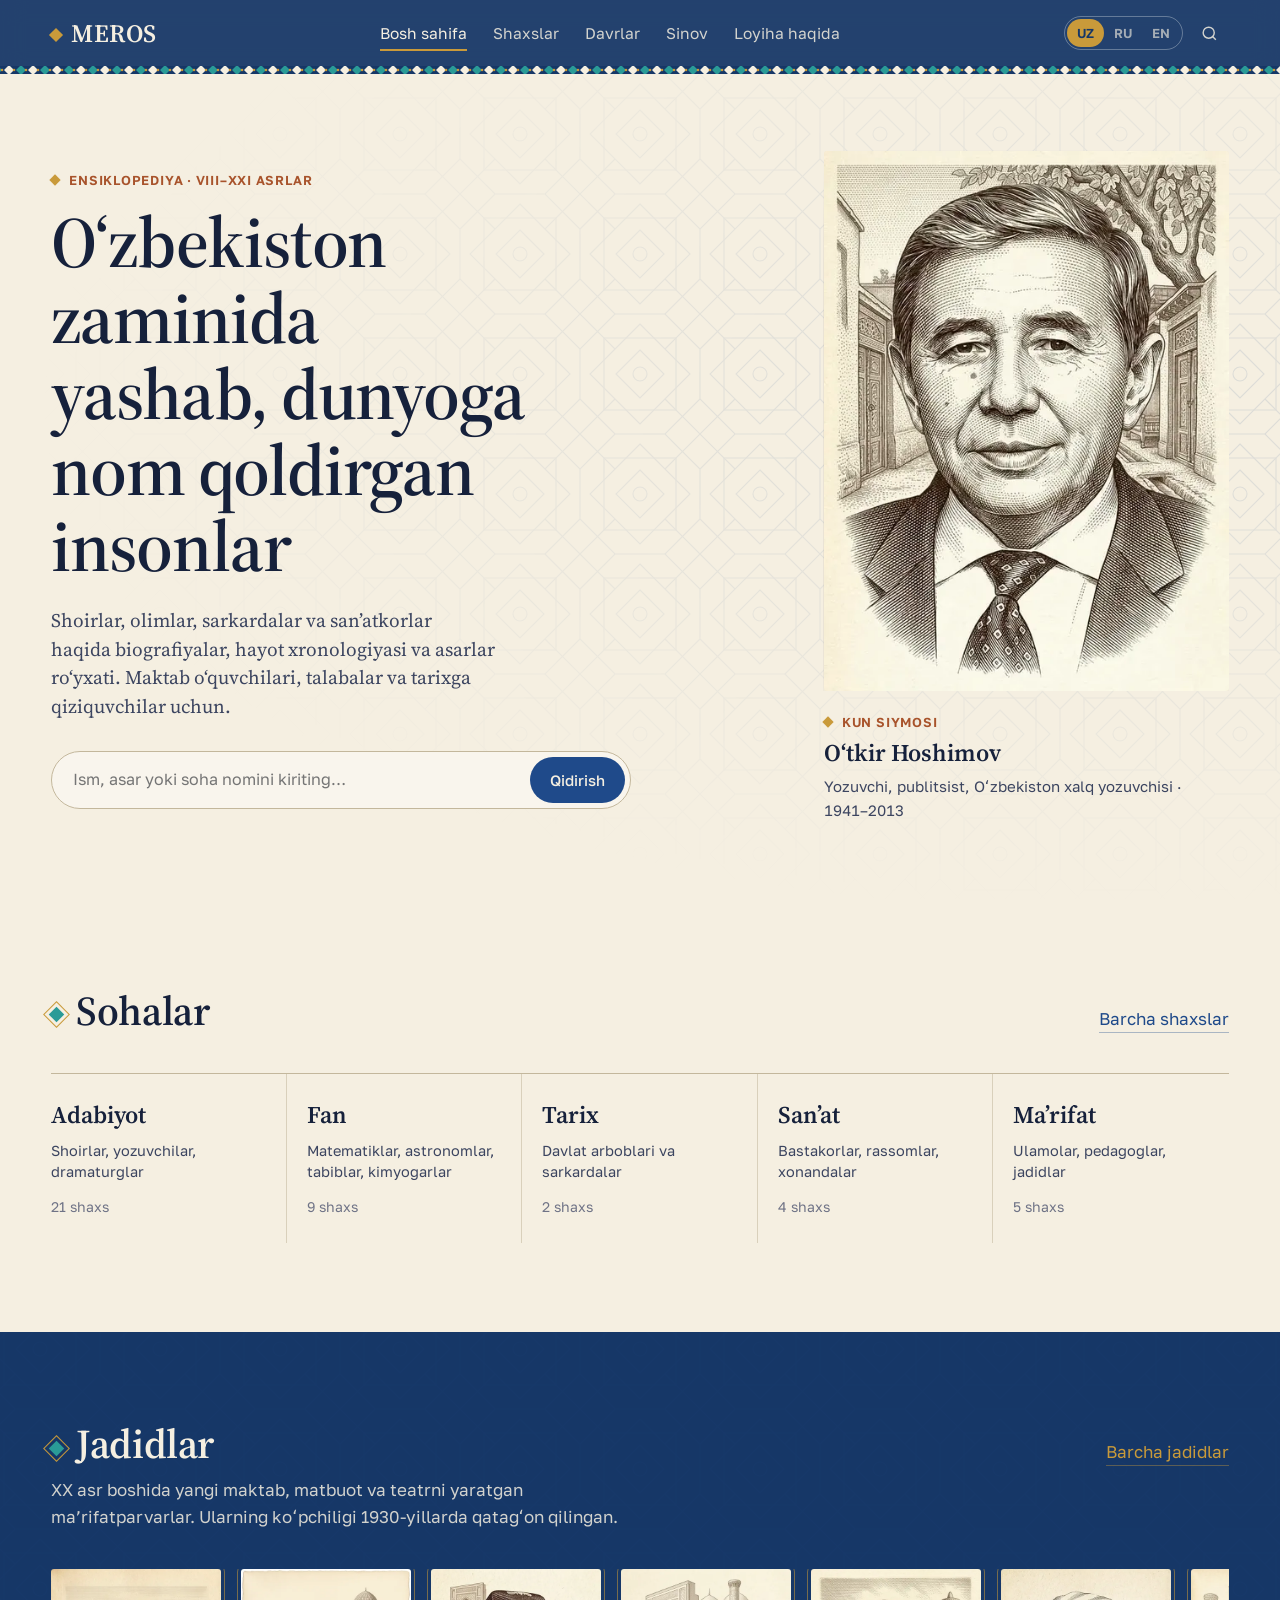
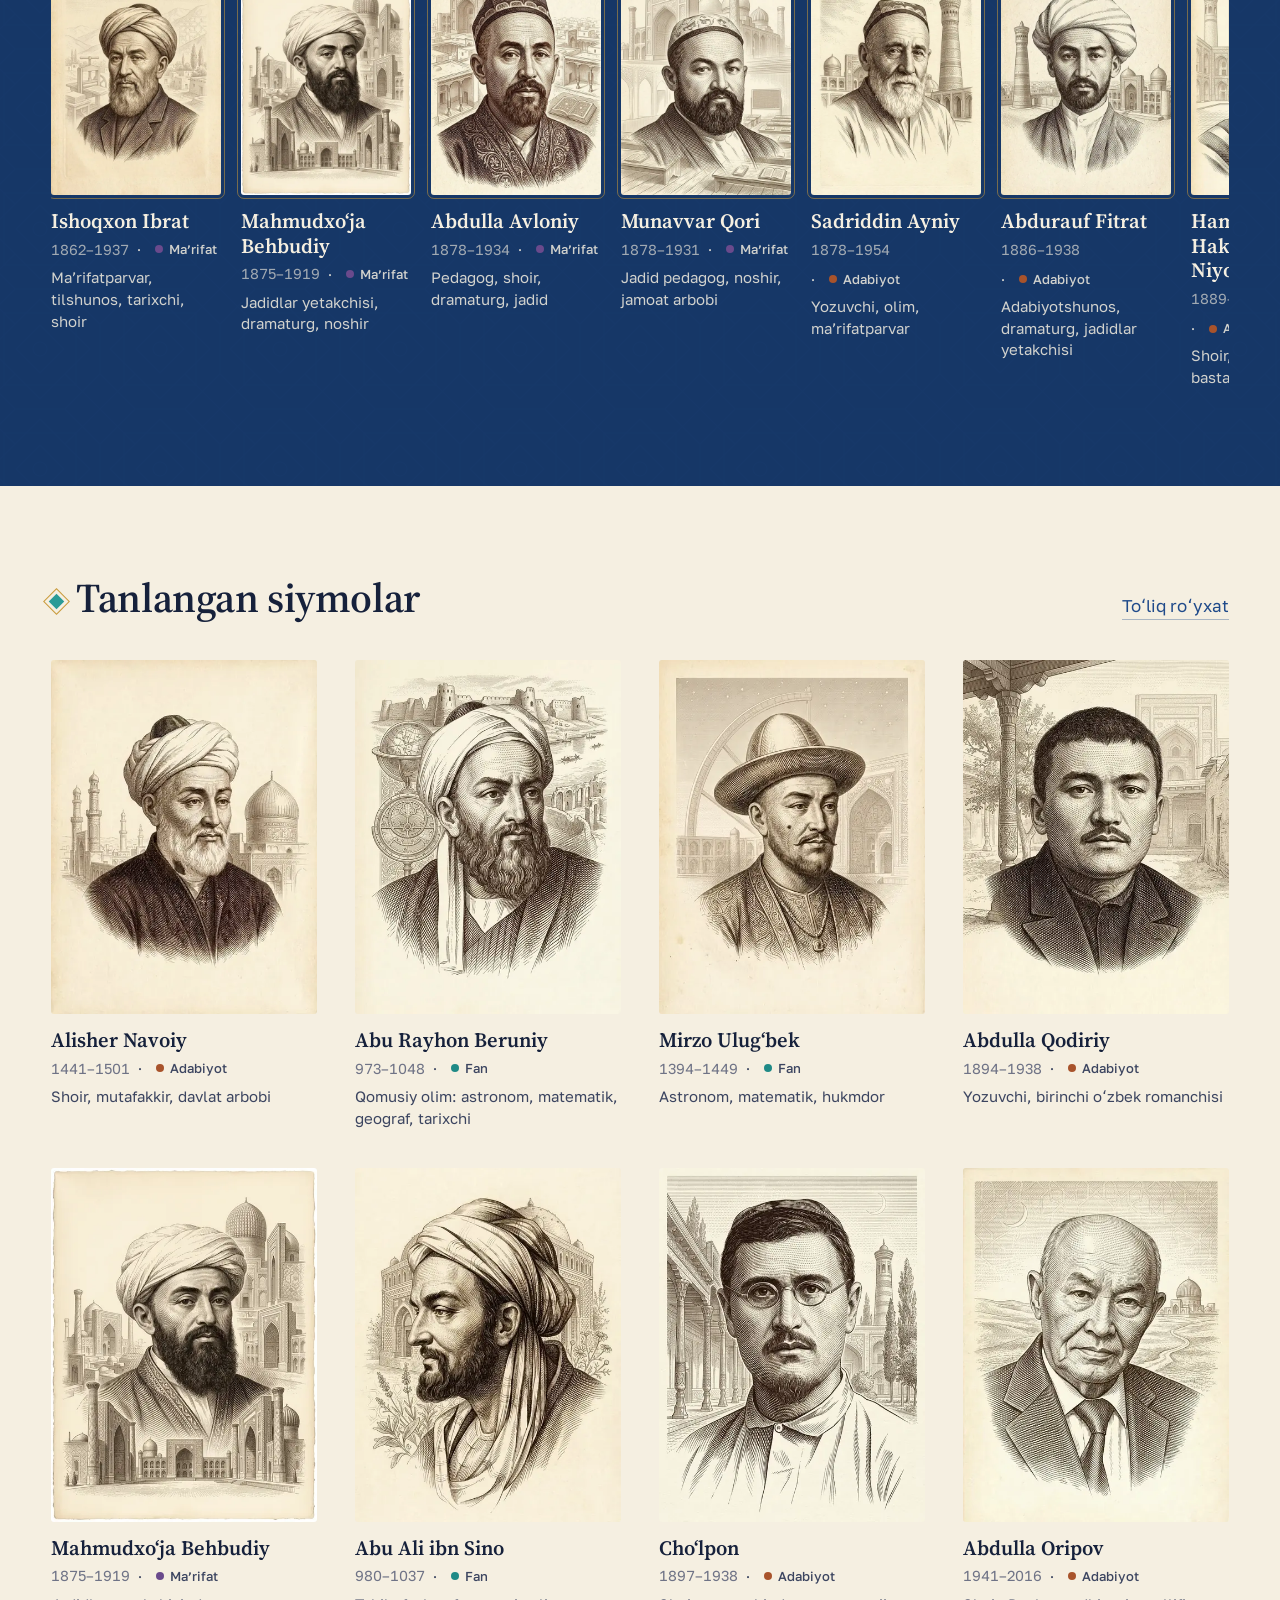
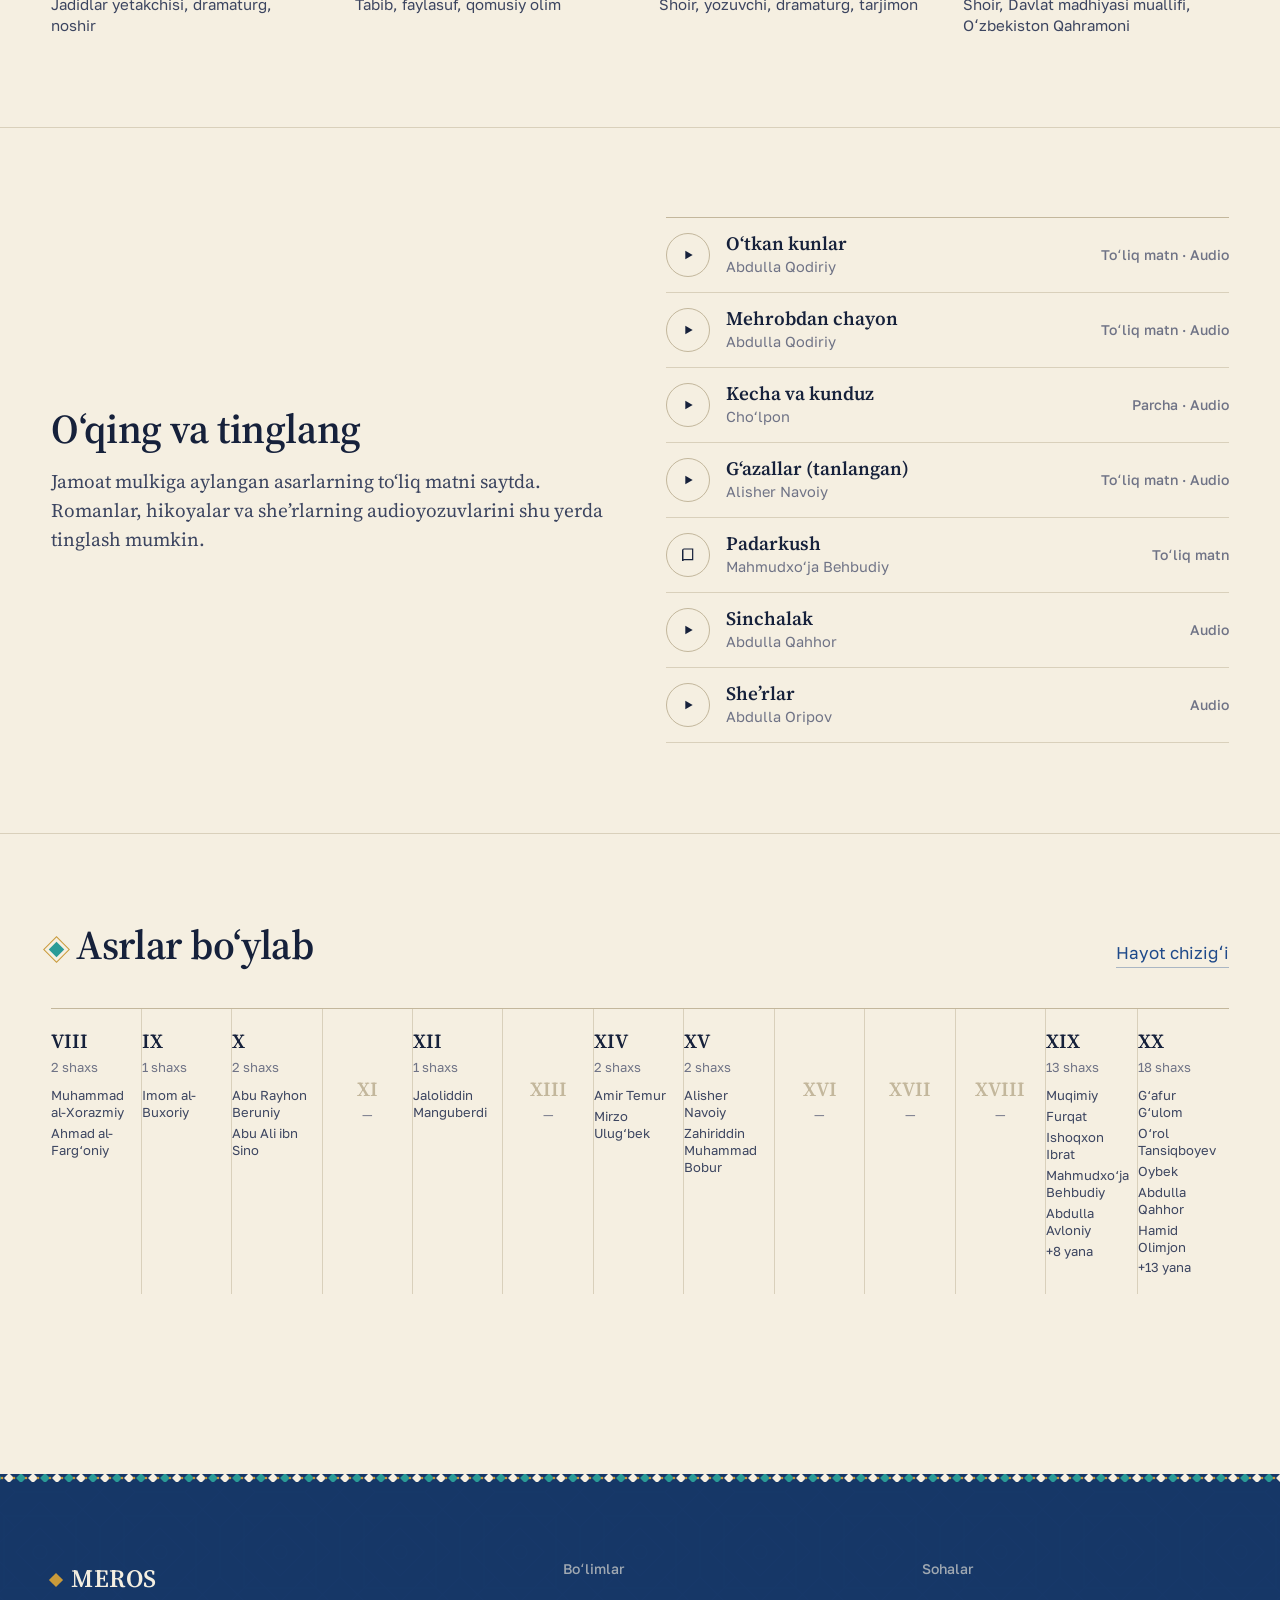
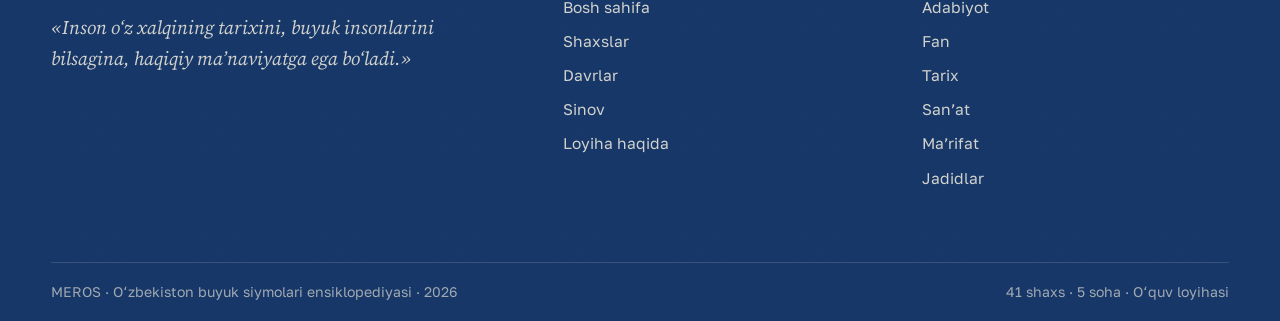
<file: index.html>
<!doctype html>
<html lang="uz">
<head>
  <meta charset="utf-8">
  <meta name="viewport" content="width=device-width, initial-scale=1">
  <link rel="preconnect" href="https://fonts.googleapis.com">
  <link rel="preconnect" href="https://fonts.gstatic.com" crossorigin>
  <link href="https://fonts.googleapis.com/css2?family=Source+Serif+4:ital,opsz,wght@0,8..60,400;0,8..60,600;1,8..60,400&family=Golos+Text:wght@400;500;600&display=swap" rel="stylesheet">
  <link rel="stylesheet" href="css/style.css">
  <link rel="icon" href="data:image/svg+xml,%3Csvg xmlns=%27http://www.w3.org/2000/svg%27 viewBox=%270 0 32 32%27%3E%3Crect width=%2732%27 height=%2732%27 rx=%276%27 fill=%27%23163767%27/%3E%3Ctext x=%2716%27 y=%2723%27 font-family=%27Georgia,serif%27 font-size=%2720%27 font-weight=%27700%27 fill=%27%23c99a3a%27 text-anchor=%27middle%27%3EM%3C/text%3E%3C/svg%3E">
  <script>document.documentElement.classList.add('js')</script>
  <title data-i18n="title.index">MEROS — Oʻzbekiston buyuk siymolari ensiklopediyasi</title>
  <meta name="description" content="Oʻzbekiston zaminida yashab, dunyoga nom qoldirgan shoirlar, olimlar va maʼrifatparvarlar haqida biografiyalar, asarlar va audiokitoblar.">
</head>
<body data-page="index">
  <header id="site-header"></header>
  <main>
    <section class="hero">
      <div class="wrap">
        <div class="load-in">
          <span class="label" data-i18n="home.kicker">Ensiklopediya · VIII–XXI asrlar</span>
          <h1 class="display" data-i18n="home.title">Oʻzbekiston zaminida yashab, dunyoga nom qoldirgan insonlar</h1>
          <p class="lede" data-i18n="home.lede"></p>
          <form class="hero-search" id="hero-form" role="search">
            <input type="search" data-i18n-ph="home.searchPh" placeholder="" aria-label="Qidiruv">
            <button type="submit" data-i18n="ui.search">Qidirish</button>
          </form>
        </div>
        <div class="hero-feature" id="feature"></div>
      </div>
    </section>
    <section class="section">
      <div class="wrap">
        <div class="section-head rv"><h2 class="h2" data-i18n="home.fields">Sohalar</h2><a class="link" href="shaxslar.html" data-i18n="home.all">Barcha shaxslar</a></div>
        <div class="fields rv" id="fields"></div>
      </div>
    </section>
    <section class="section jadid-band">
      <div class="wrap">
        <div class="section-head rv"><div><h2 class="h2" data-i18n="home.jadids">Jadidlar</h2><p data-i18n="home.jadidsText"></p></div><a class="link" href="shaxslar.html?soha=jadid" data-i18n="home.jadidsAll">Barcha jadidlar</a></div>
        <div class="jadid-strip rv" id="jadids"></div>
      </div>
    </section>
    <section class="section">
      <div class="wrap">
        <div class="section-head rv"><h2 class="h2" data-i18n="home.featured">Tanlangan siymolar</h2><a class="link" href="shaxslar.html" data-i18n="home.fullList">Toʻliq roʻyxat</a></div>
        <div class="grid g-4" id="featured"></div>
      </div>
    </section>
    <section class="section">
      <div class="wrap listen">
        <div class="rv"><h2 class="h2" data-i18n="home.listen">Oʻqing va tinglang</h2><p class="lede" style="margin-top:14px" data-i18n="home.listenText"></p></div>
        <div class="listen-list rv" id="listen"></div>
      </div>
    </section>
    <section class="section">
      <div class="wrap">
        <div class="section-head rv"><h2 class="h2" data-i18n="home.centuries">Asrlar boʻylab</h2><a class="link" href="davrlar.html" data-i18n="home.lifeline">Hayot chizigʻi</a></div>
        <div class="centuries rv" id="centuries"></div>
      </div>
    </section>
  </main>
  <footer id="site-footer"></footer>
  <script>
  (function () {
    var l = new URLSearchParams(location.search).get("lang");
    if (!l) { try { l = localStorage.getItem("meros-lang"); } catch (e) {} }
    var s = ["js/data.js", "js/i18n.js"];
    if (l === "ru") s.push("js/people-ru.js");
    if (l === "en") s.push("js/people-en.js");
    s.push("js/works.js");
    if (/(index|asar)\.html$|\/$/.test(location.pathname)) s.push("js/audio.js");
    s.push("js/app.js");
    s.forEach(function (src) { var e = document.createElement("script"); e.src = src; e.async = false; document.body.appendChild(e); });
  })();
  </script>
</body>
</html>
</file>
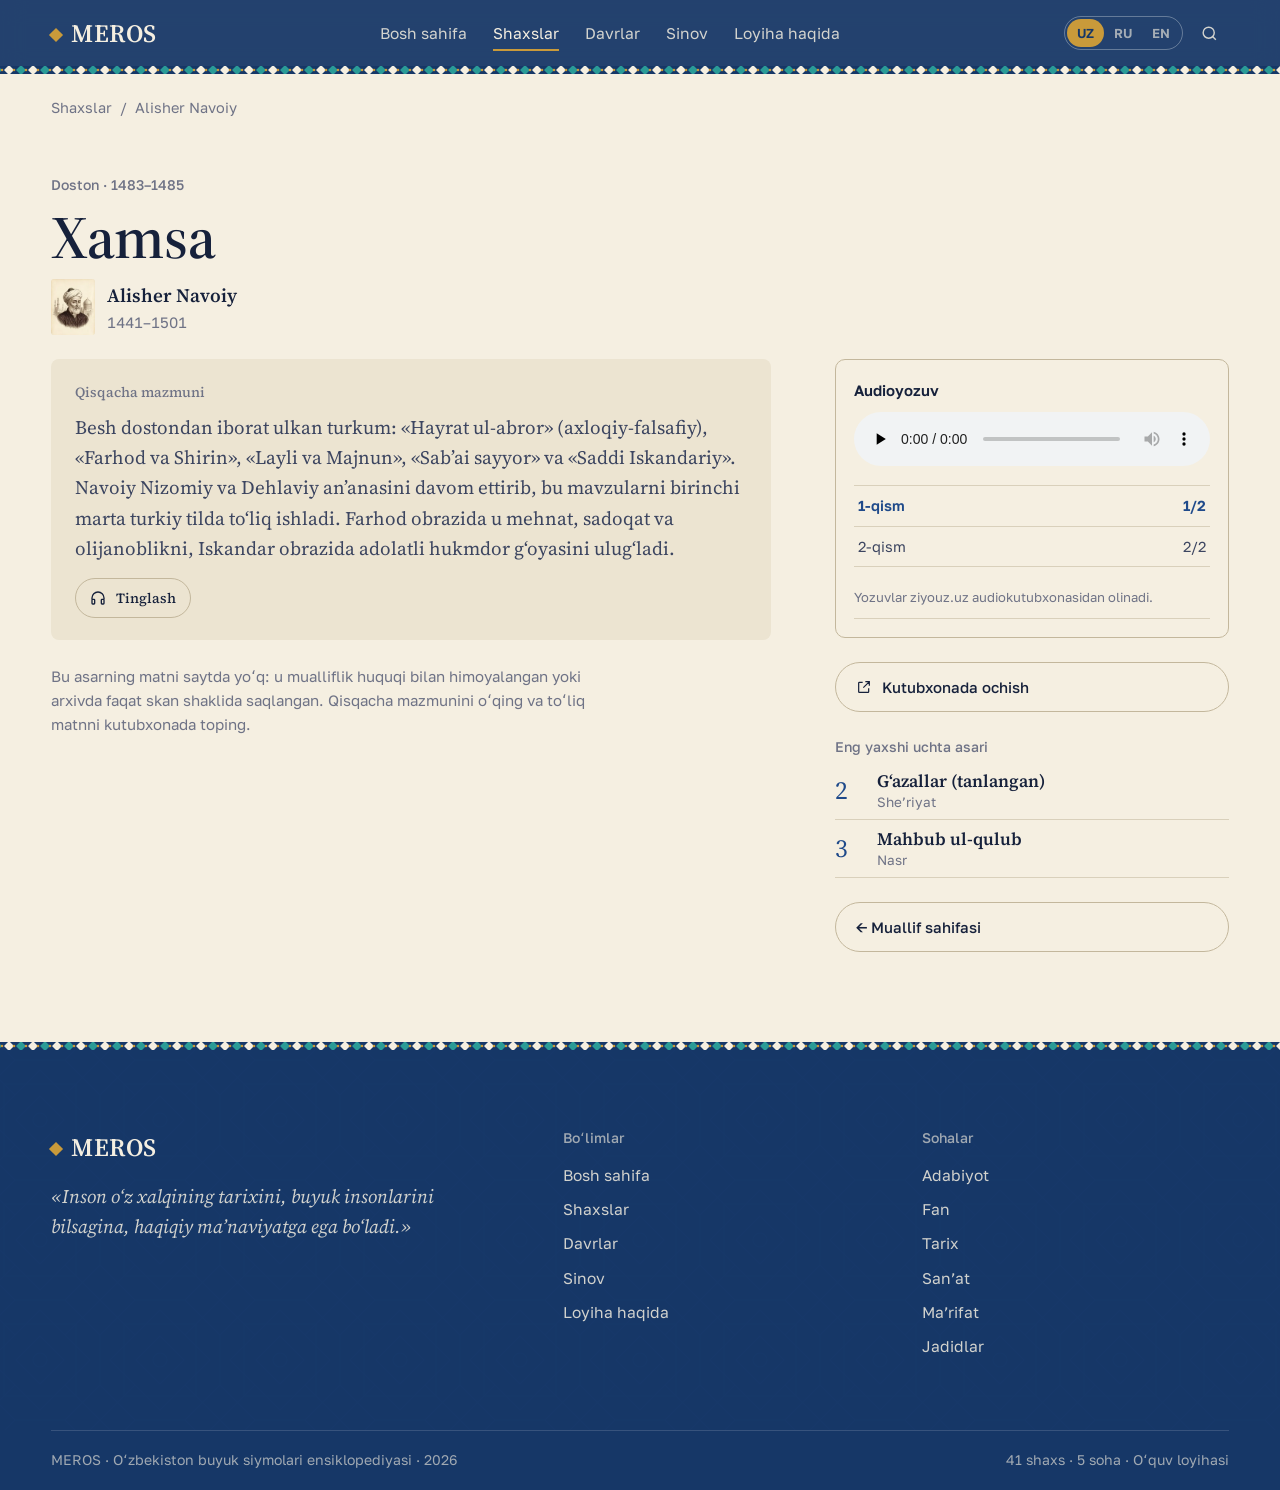
<file: asar.html>
<!doctype html>
<html lang="uz">
<head>
  <meta charset="utf-8">
  <meta name="viewport" content="width=device-width, initial-scale=1">
  <link rel="preconnect" href="https://fonts.googleapis.com">
  <link rel="preconnect" href="https://fonts.gstatic.com" crossorigin>
  <link href="https://fonts.googleapis.com/css2?family=Source+Serif+4:ital,opsz,wght@0,8..60,400;0,8..60,600;1,8..60,400&family=Golos+Text:wght@400;500;600&display=swap" rel="stylesheet">
  <link rel="stylesheet" href="css/style.css">
  <link rel="icon" href="data:image/svg+xml,%3Csvg xmlns=%27http://www.w3.org/2000/svg%27 viewBox=%270 0 32 32%27%3E%3Crect width=%2732%27 height=%2732%27 rx=%276%27 fill=%27%23163767%27/%3E%3Ctext x=%2716%27 y=%2723%27 font-family=%27Georgia,serif%27 font-size=%2720%27 font-weight=%27700%27 fill=%27%23c99a3a%27 text-anchor=%27middle%27%3EM%3C/text%3E%3C/svg%3E">
  <script>document.documentElement.classList.add('js')</script>
  <title data-i18n="title.shaxslar">MEROS</title>
  <meta name="description" content="">
</head>
<body data-page="asar">
  <header id="site-header"></header>
  <main>
    <div class="wrap">
      <nav class="crumbs" id="crumbs"></nav>
      <div class="reader-head load-in" id="reader-head"></div>
      <div class="reader-wrap">
        <div>
          <div class="reader-summary rv" id="reader-summary"></div>
          <div id="reader-body"></div>
        </div>
        <aside class="reader-side" id="reader-side"></aside>
      </div>
    </div>
  </main>
  <footer id="site-footer"></footer>
  <script>
  (function () {
    var l = new URLSearchParams(location.search).get("lang");
    if (!l) { try { l = localStorage.getItem("meros-lang"); } catch (e) {} }
    var s = ["js/data.js", "js/i18n.js"];
    if (l === "ru") s.push("js/people-ru.js");
    if (l === "en") s.push("js/people-en.js");
    s.push("js/works.js");
    if (/(index|asar)\.html$|\/$/.test(location.pathname)) s.push("js/audio.js");
    s.push("js/app.js");
    s.forEach(function (src) { var e = document.createElement("script"); e.src = src; e.async = false; document.body.appendChild(e); });
  })();
  </script>
</body>
</html>
</file>
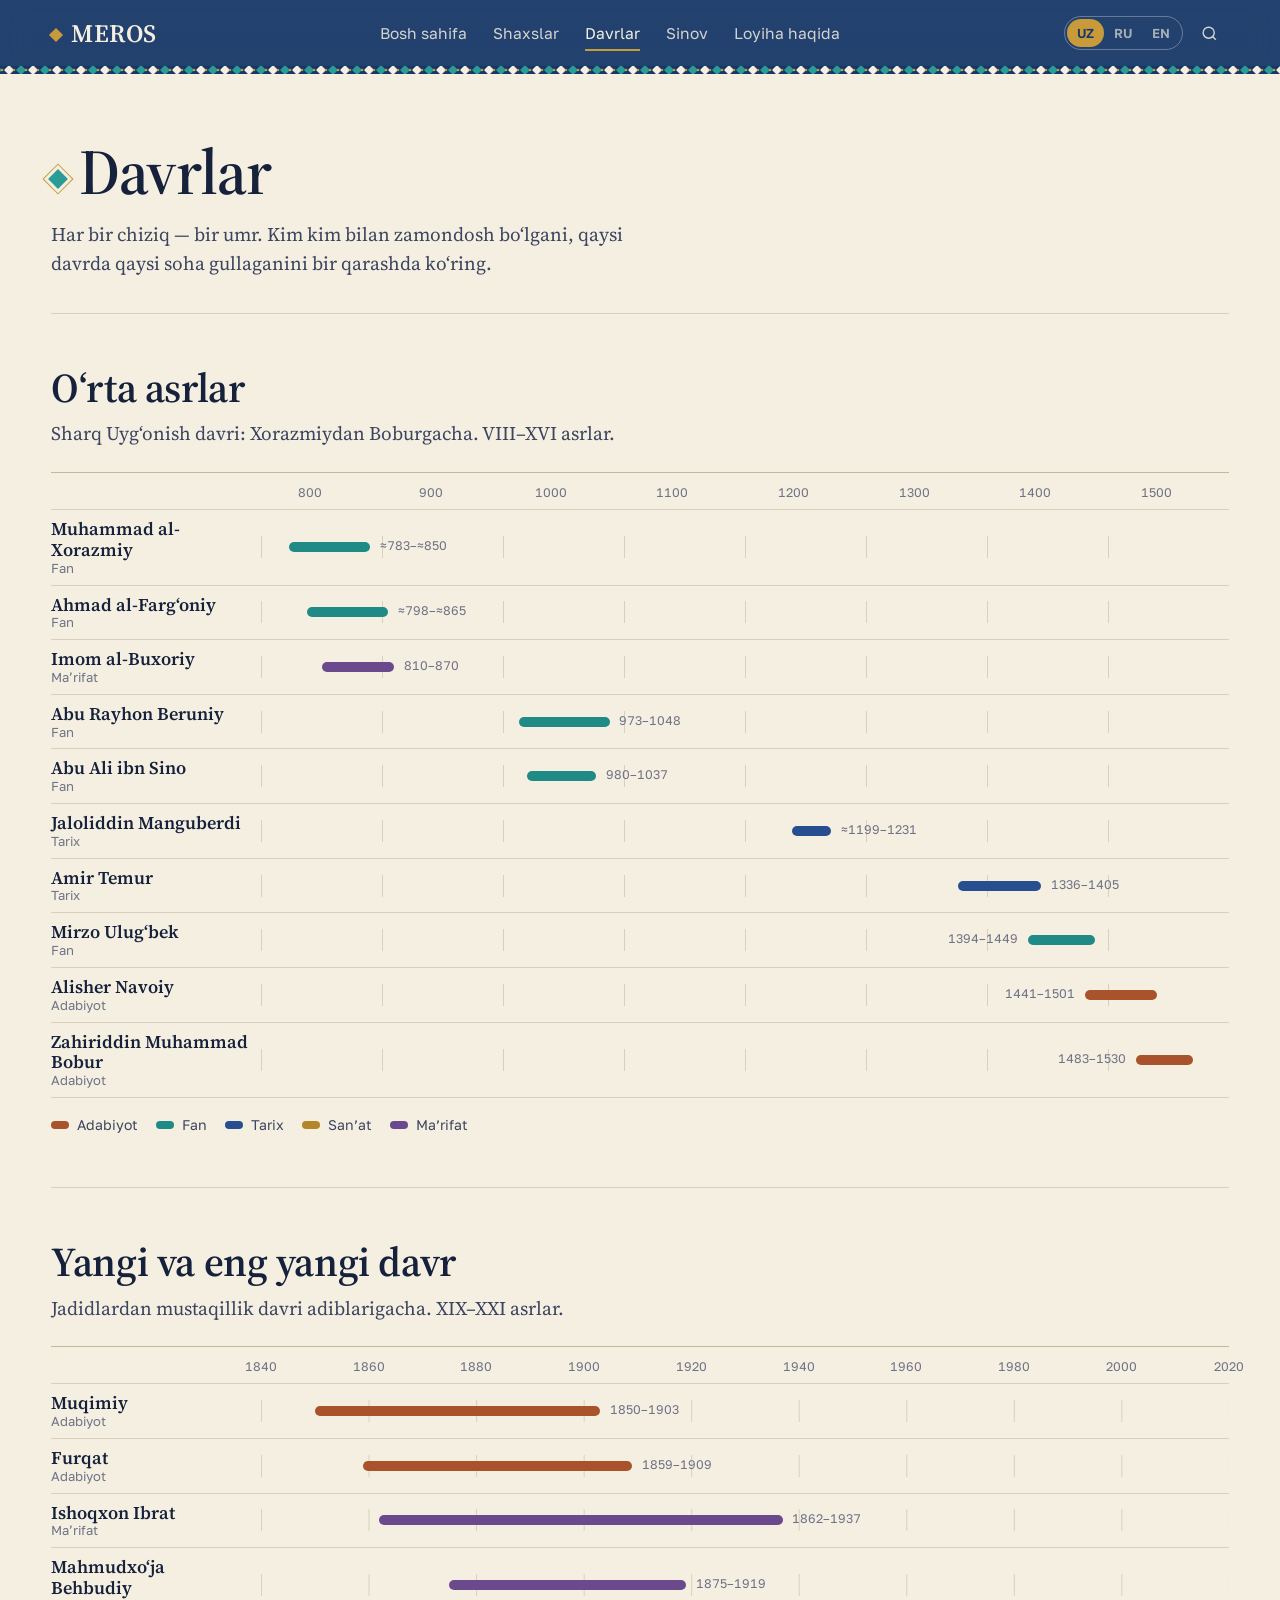
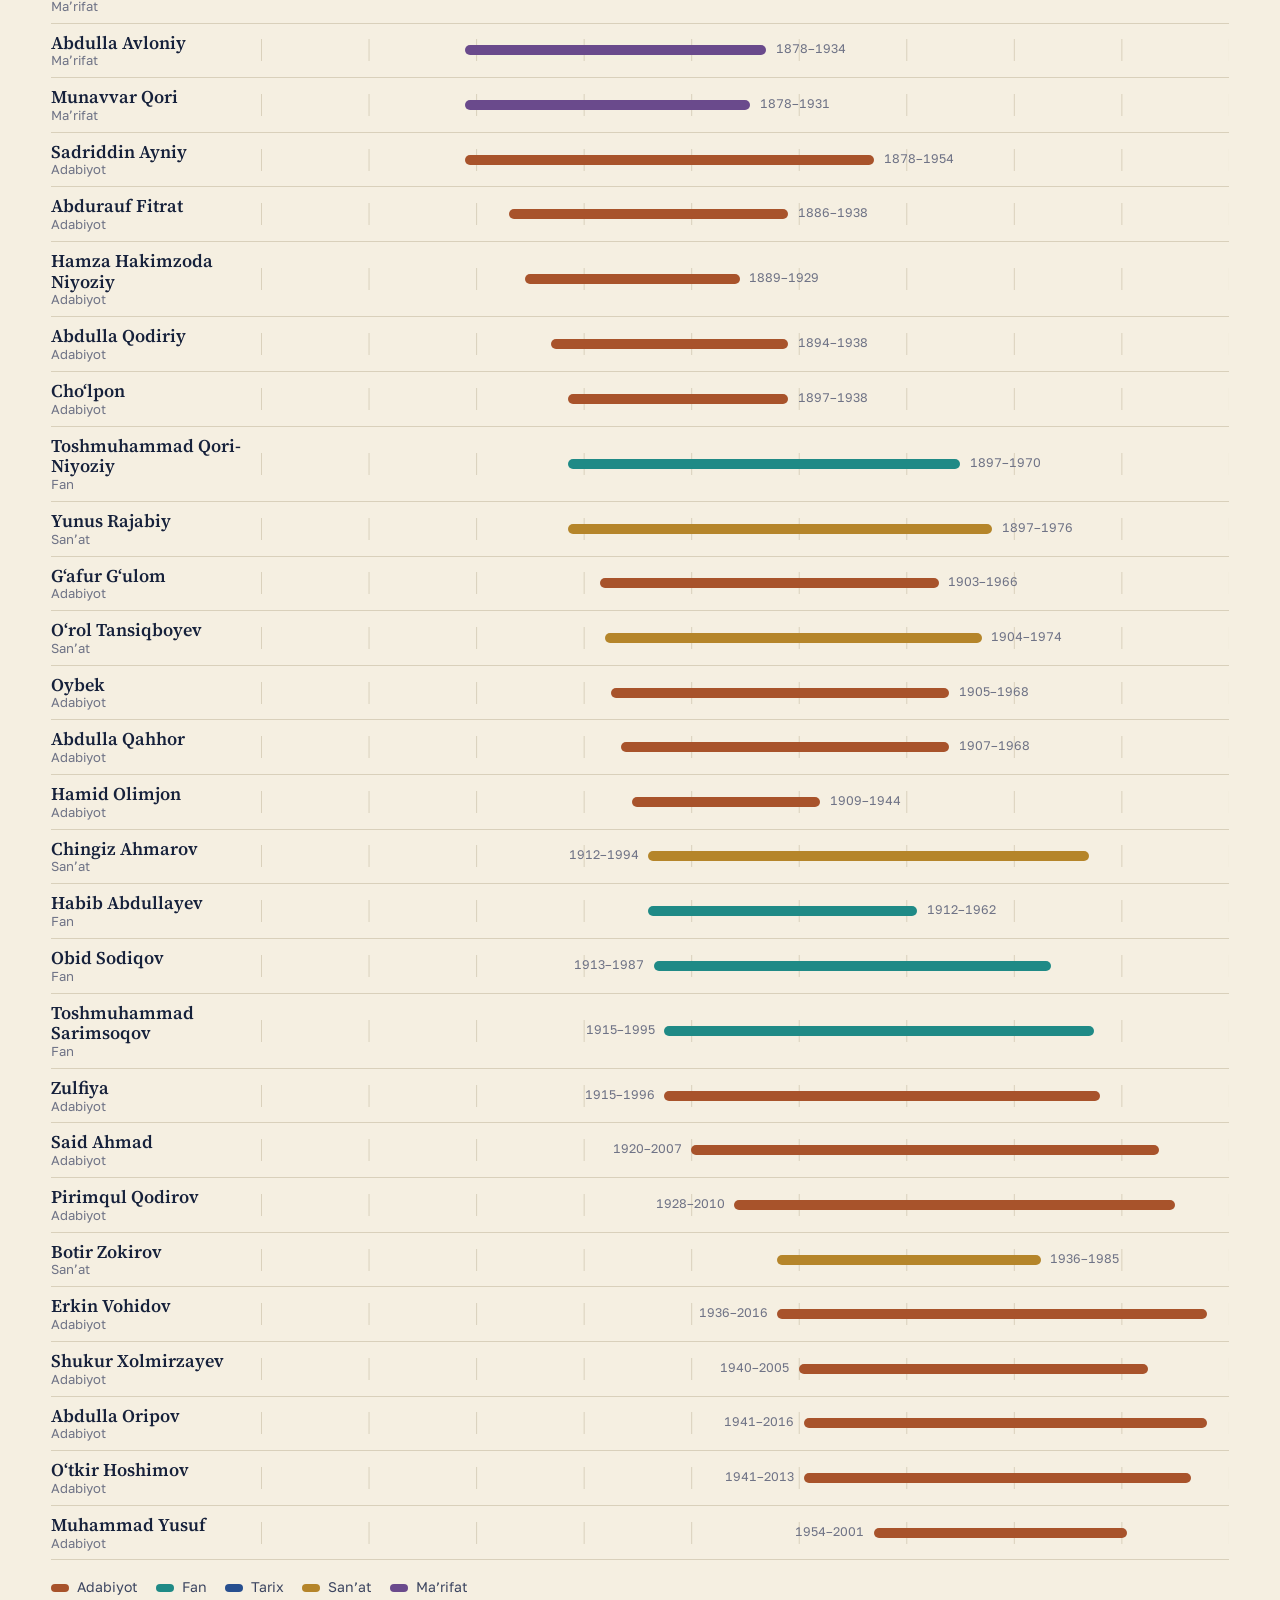
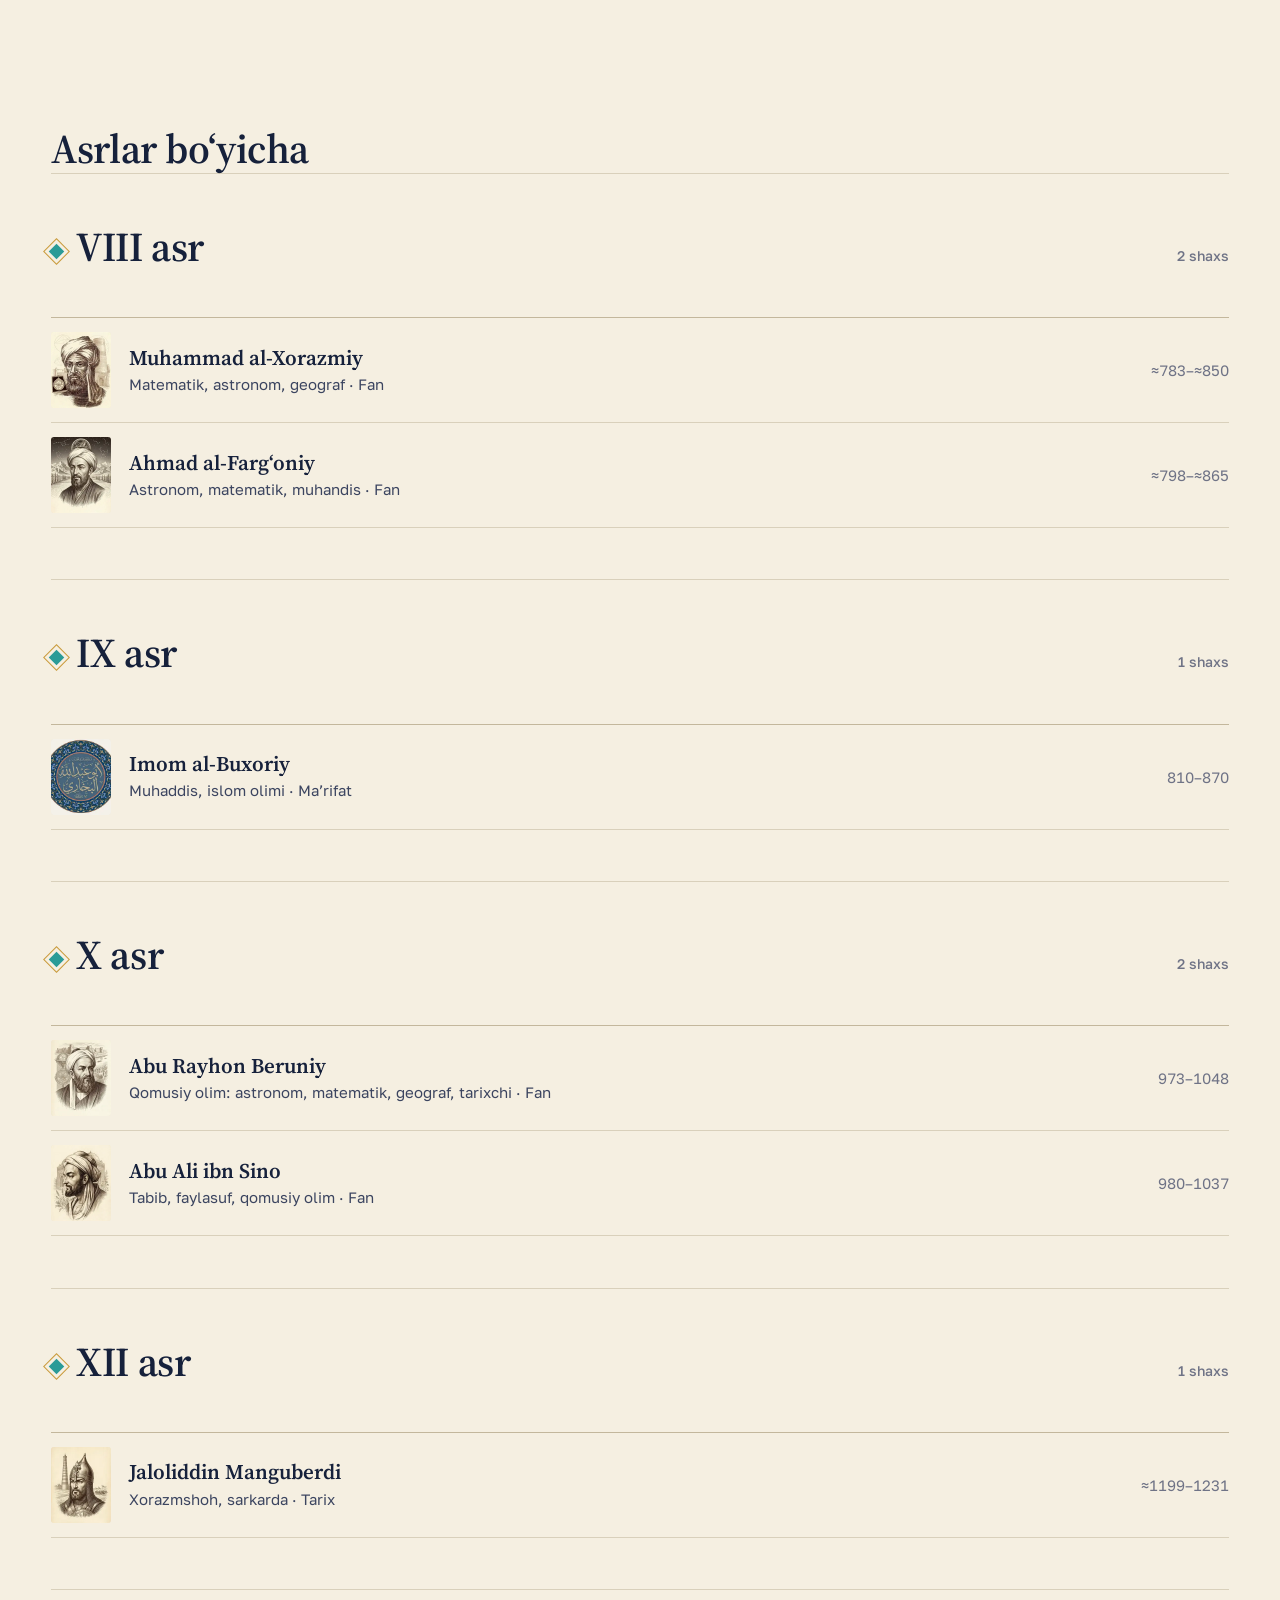
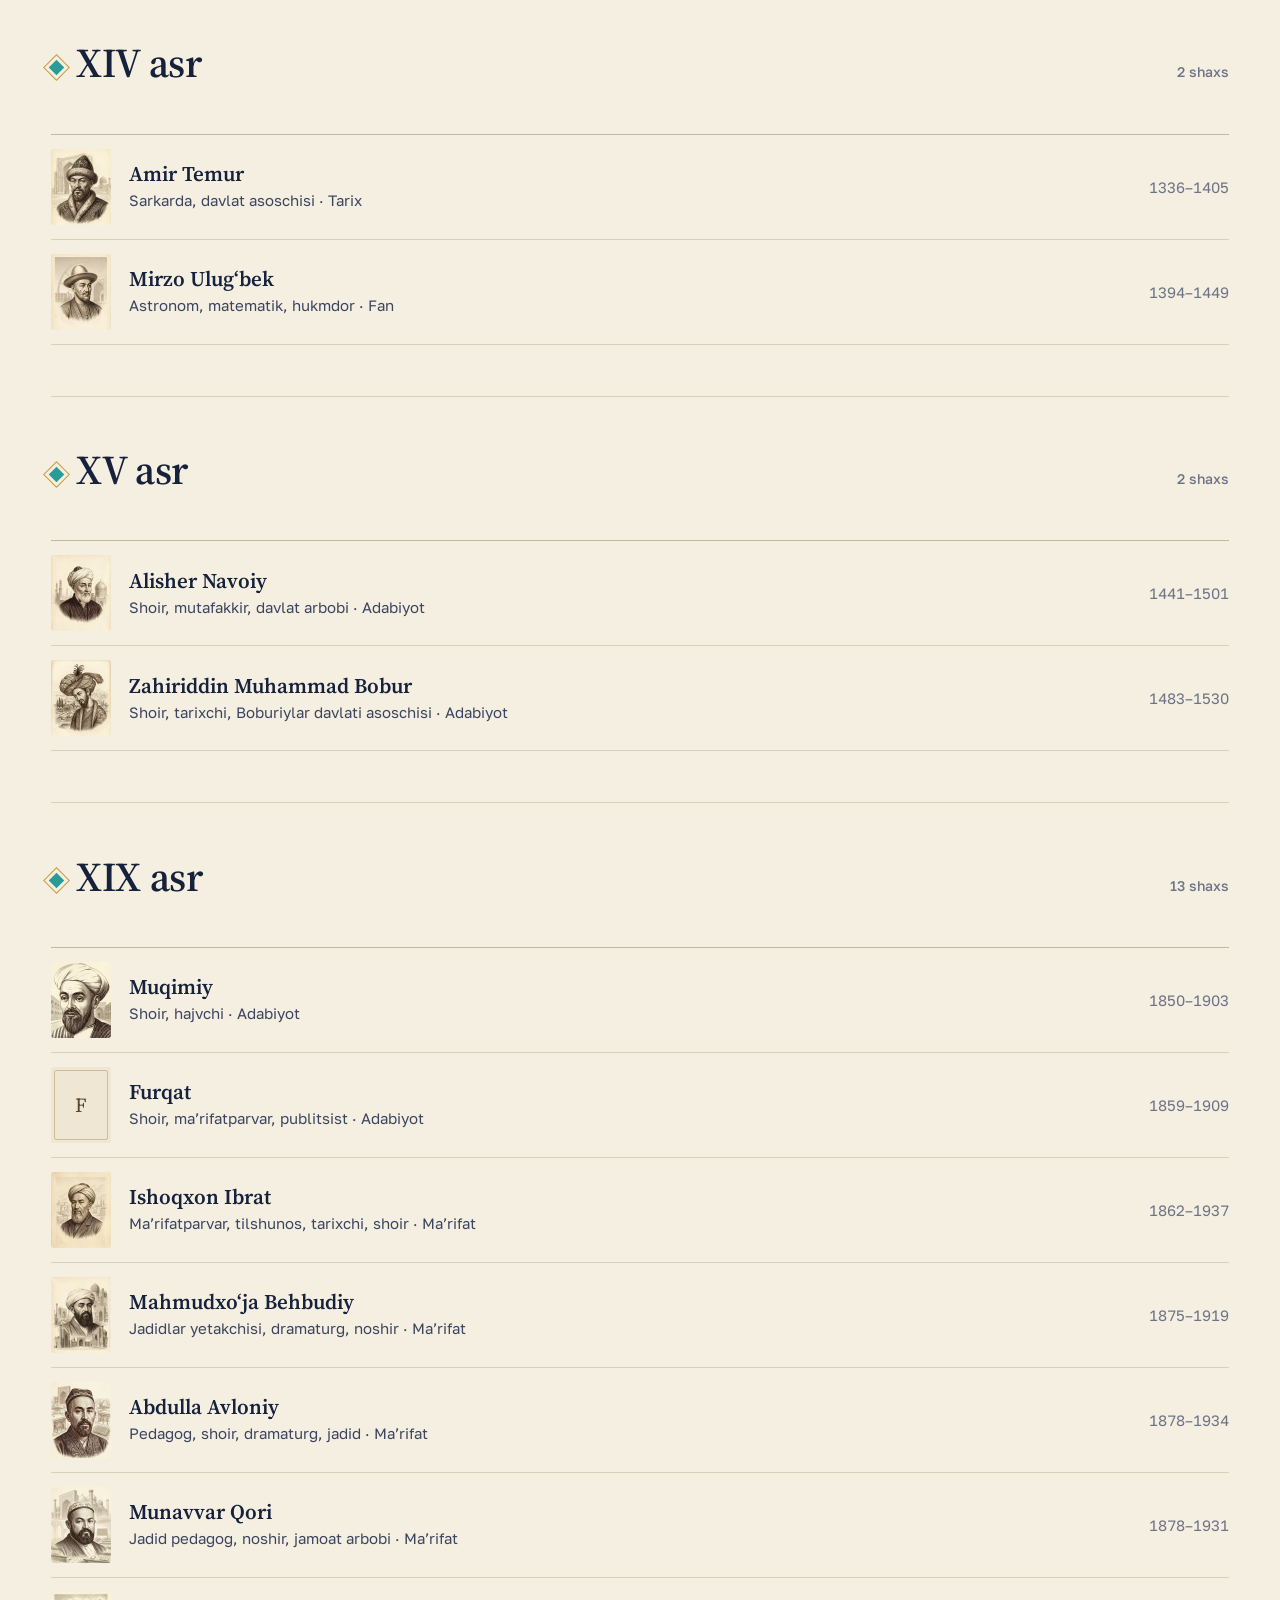
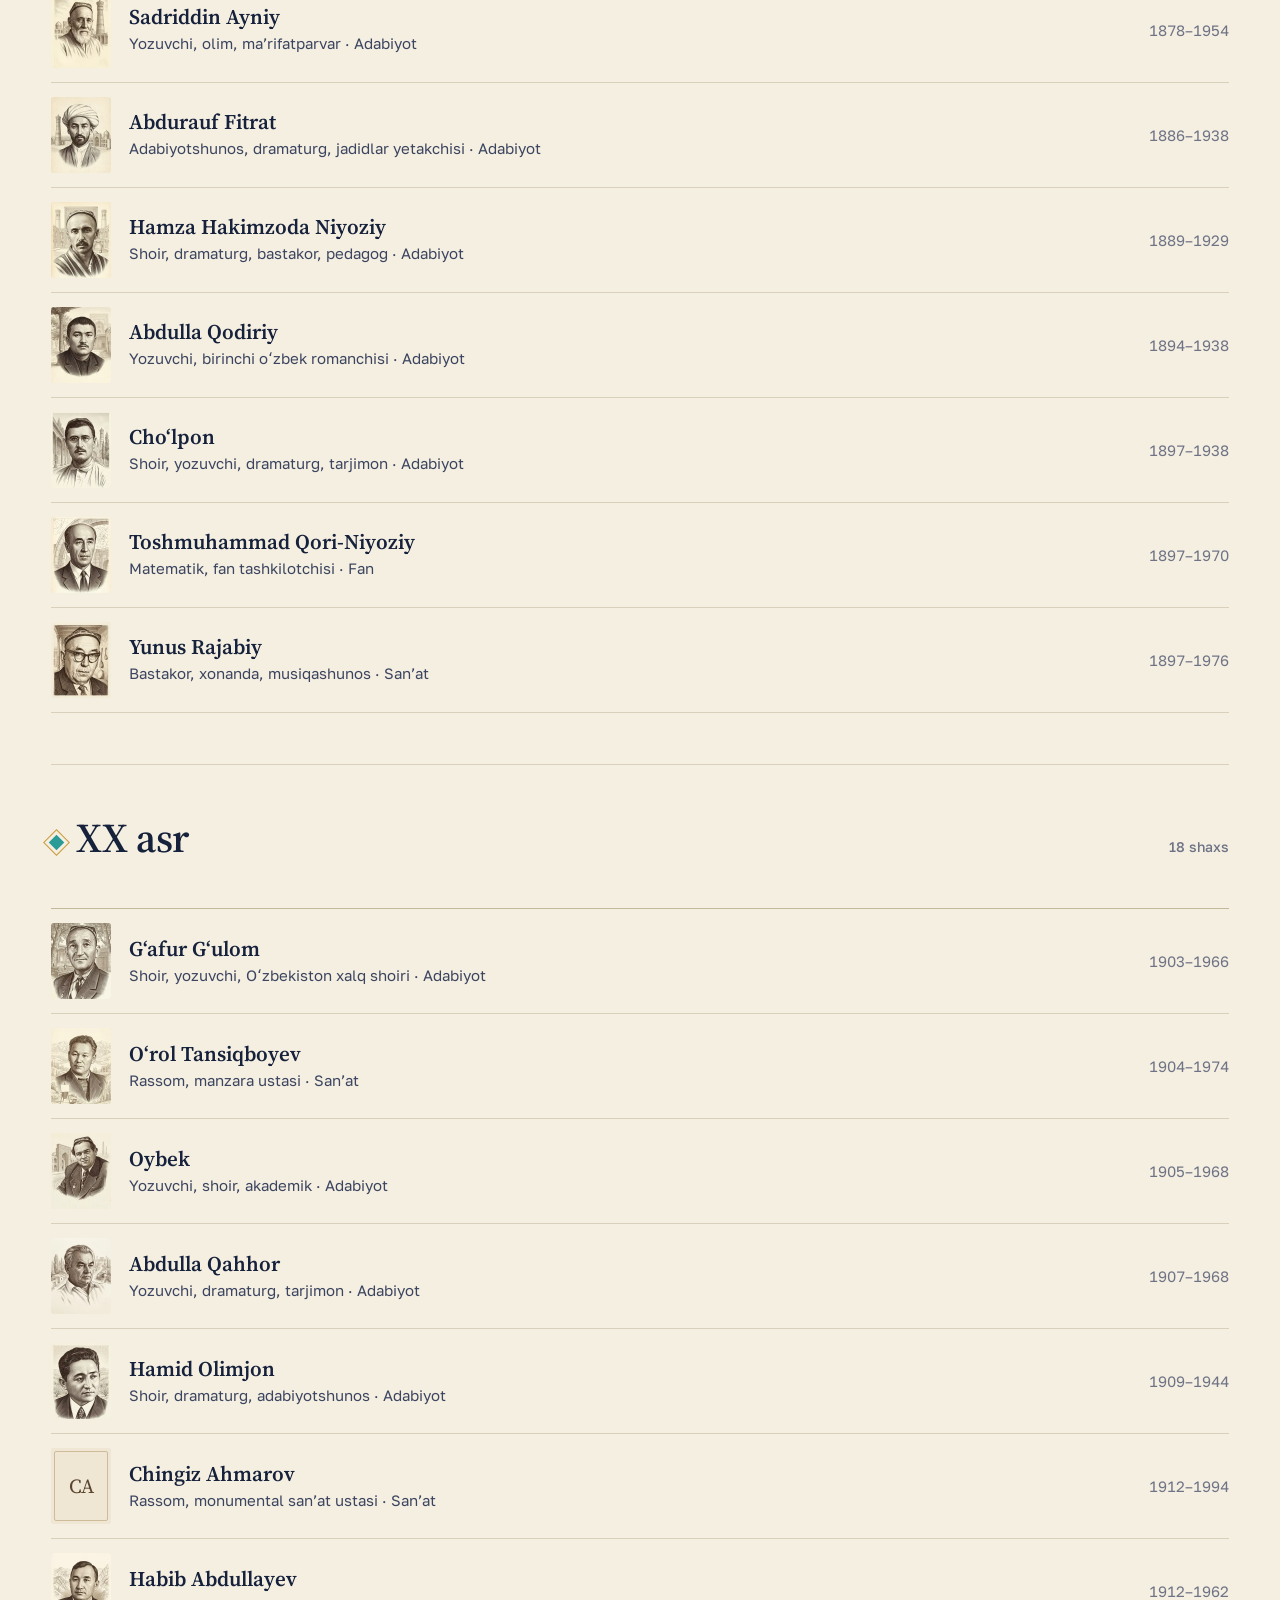
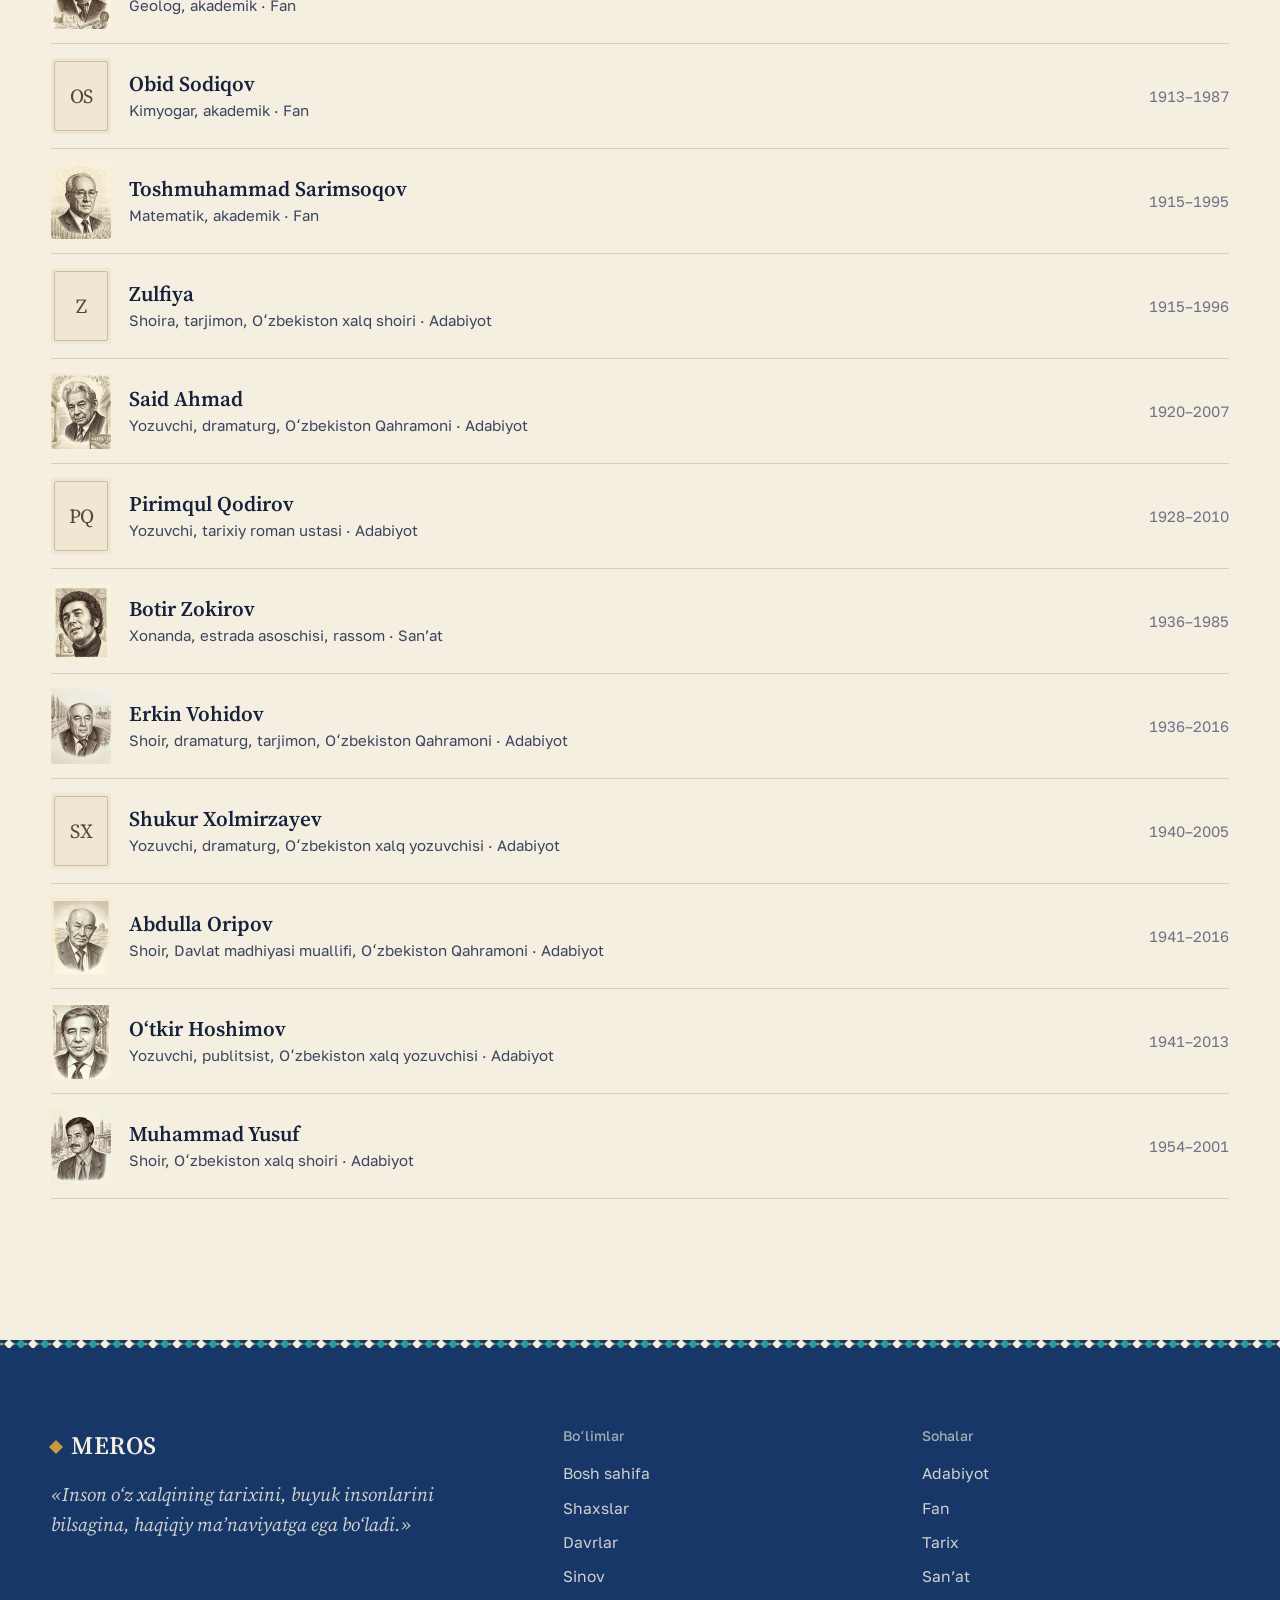
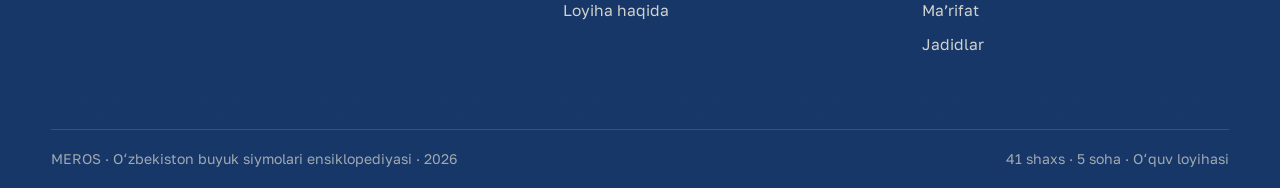
<file: davrlar.html>
<!doctype html>
<html lang="uz">
<head>
  <meta charset="utf-8">
  <meta name="viewport" content="width=device-width, initial-scale=1">
  <link rel="preconnect" href="https://fonts.googleapis.com">
  <link rel="preconnect" href="https://fonts.gstatic.com" crossorigin>
  <link href="https://fonts.googleapis.com/css2?family=Source+Serif+4:ital,opsz,wght@0,8..60,400;0,8..60,600;1,8..60,400&family=Golos+Text:wght@400;500;600&display=swap" rel="stylesheet">
  <link rel="stylesheet" href="css/style.css">
  <link rel="icon" href="data:image/svg+xml,%3Csvg xmlns=%27http://www.w3.org/2000/svg%27 viewBox=%270 0 32 32%27%3E%3Crect width=%2732%27 height=%2732%27 rx=%276%27 fill=%27%23163767%27/%3E%3Ctext x=%2716%27 y=%2723%27 font-family=%27Georgia,serif%27 font-size=%2720%27 font-weight=%27700%27 fill=%27%23c99a3a%27 text-anchor=%27middle%27%3EM%3C/text%3E%3C/svg%3E">
  <script>document.documentElement.classList.add('js')</script>
  <title data-i18n="title.davrlar">Davrlar — MEROS</title>
  <meta name="description" content="">
</head>
<body data-page="davrlar">
  <header id="site-header"></header>
  <main>
    <div class="wrap">
      <div class="page-head load-in">
        <h1 class="display" data-i18n="eras.title">Davrlar</h1>
        <p class="lede" data-i18n="eras.lede"></p>
      </div>
      <div id="eras"></div>
      <div style="padding-top:clamp(40px,6vw,80px)"><h2 class="h2" data-i18n="eras.byCentury">Asrlar boʻyicha</h2></div>
      <div id="by-century"></div>
    </div>
  </main>
  <footer id="site-footer"></footer>
  <script>
  (function () {
    var l = new URLSearchParams(location.search).get("lang");
    if (!l) { try { l = localStorage.getItem("meros-lang"); } catch (e) {} }
    var s = ["js/data.js", "js/i18n.js"];
    if (l === "ru") s.push("js/people-ru.js");
    if (l === "en") s.push("js/people-en.js");
    s.push("js/works.js");
    if (/(index|asar)\.html$|\/$/.test(location.pathname)) s.push("js/audio.js");
    s.push("js/app.js");
    s.forEach(function (src) { var e = document.createElement("script"); e.src = src; e.async = false; document.body.appendChild(e); });
  })();
  </script>
</body>
</html>
</file>
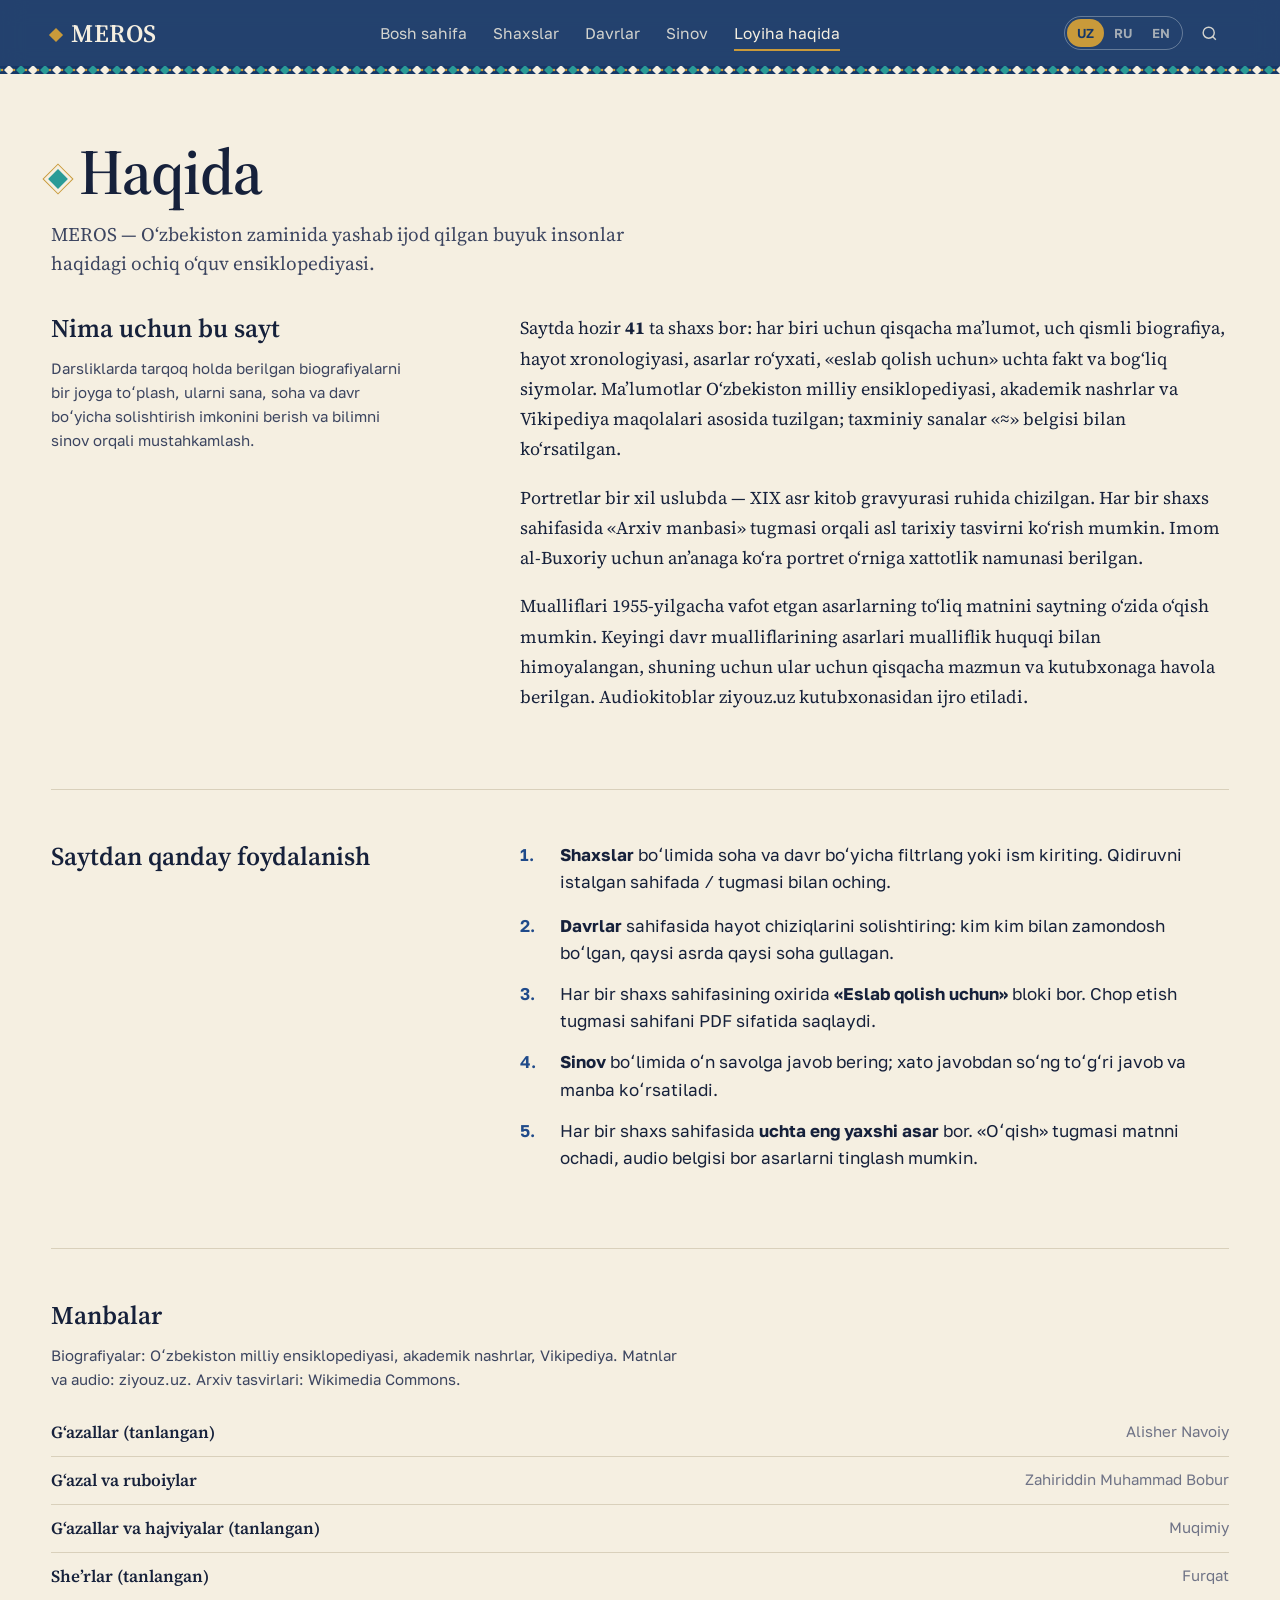
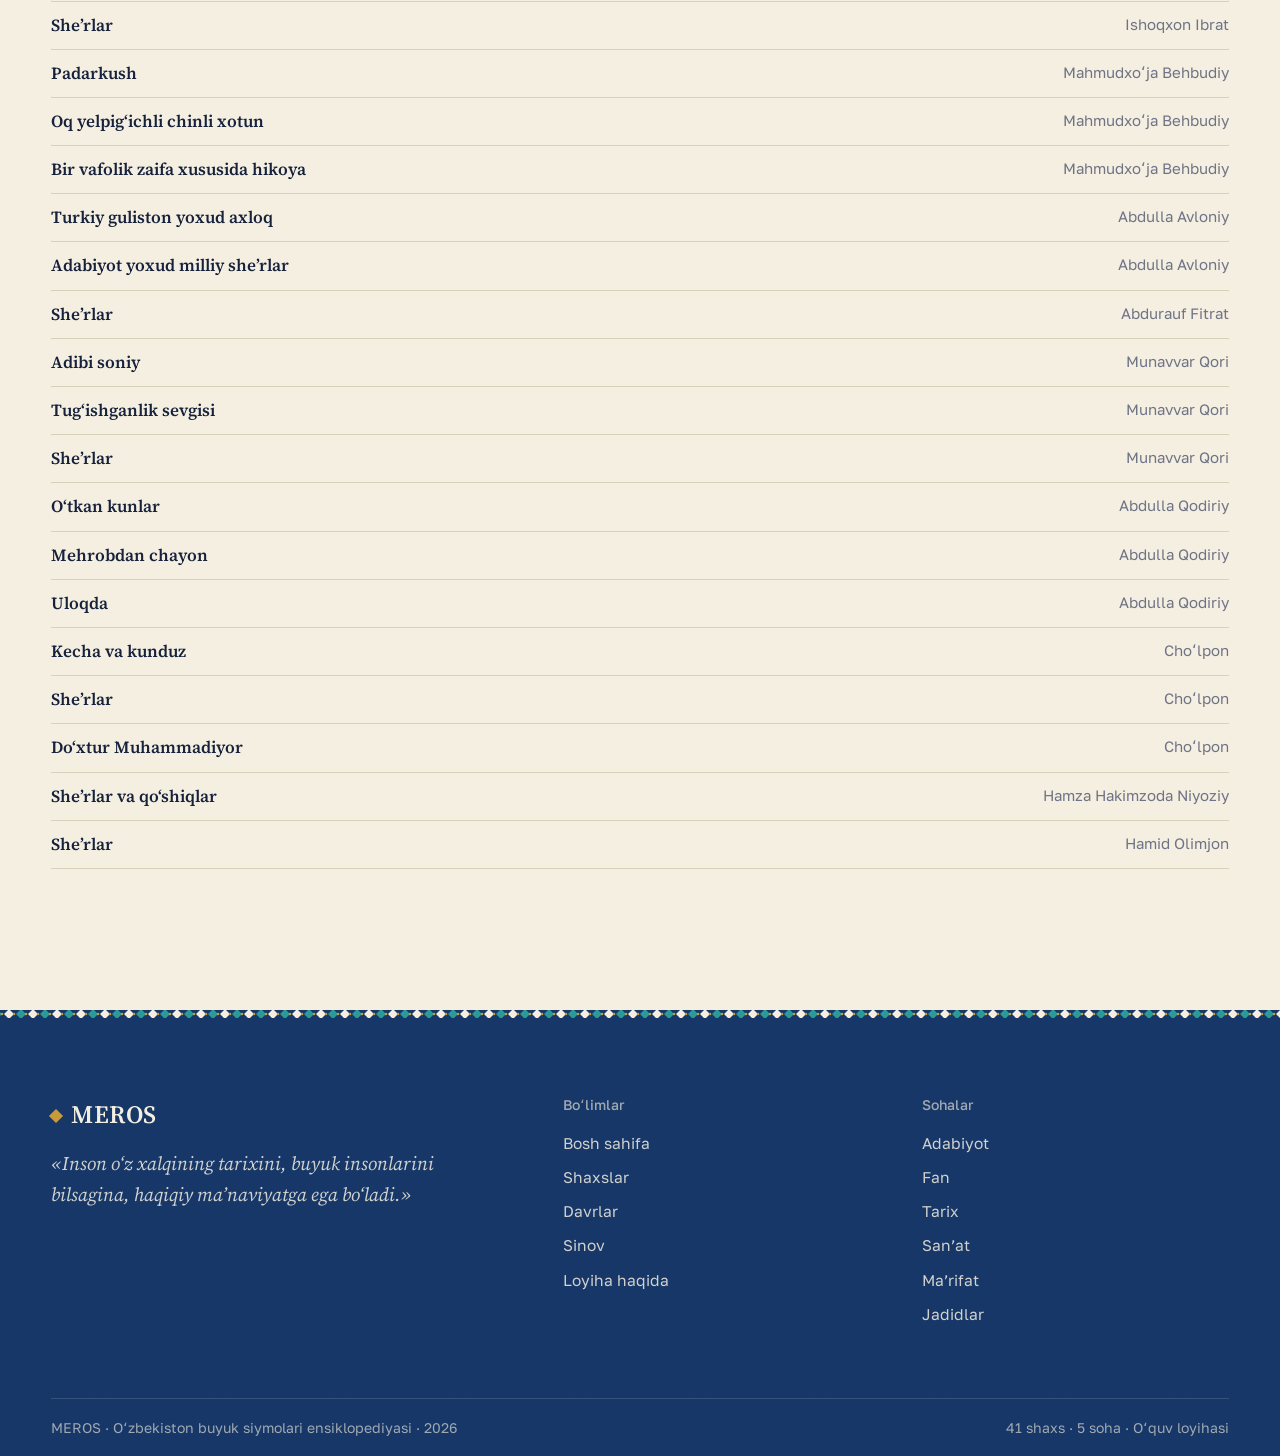
<file: haqida.html>
<!doctype html>
<html lang="uz">
<head>
  <meta charset="utf-8">
  <meta name="viewport" content="width=device-width, initial-scale=1">
  <link rel="preconnect" href="https://fonts.googleapis.com">
  <link rel="preconnect" href="https://fonts.gstatic.com" crossorigin>
  <link href="https://fonts.googleapis.com/css2?family=Source+Serif+4:ital,opsz,wght@0,8..60,400;0,8..60,600;1,8..60,400&family=Golos+Text:wght@400;500;600&display=swap" rel="stylesheet">
  <link rel="stylesheet" href="css/style.css">
  <link rel="icon" href="data:image/svg+xml,%3Csvg xmlns=%27http://www.w3.org/2000/svg%27 viewBox=%270 0 32 32%27%3E%3Crect width=%2732%27 height=%2732%27 rx=%276%27 fill=%27%23163767%27/%3E%3Ctext x=%2716%27 y=%2723%27 font-family=%27Georgia,serif%27 font-size=%2720%27 font-weight=%27700%27 fill=%27%23c99a3a%27 text-anchor=%27middle%27%3EM%3C/text%3E%3C/svg%3E">
  <script>document.documentElement.classList.add('js')</script>
  <title data-i18n="title.haqida">Loyiha haqida — MEROS</title>
  <meta name="description" content="">
</head>
<body data-page="haqida">
  <header id="site-header"></header>
  <main>
    <div class="wrap">
      <div class="page-head load-in">
        <h1 class="display" data-i18n="about.title">Loyiha haqida</h1>
        <p class="lede" data-i18n="about.lede"></p>
      </div>
      <div class="about rv" style="padding-bottom:clamp(40px,6vw,80px)">
        <div><h2 class="h3" data-i18n="about.purposeT">Nima uchun bu sayt</h2><p class="small" style="margin-top:12px;color:var(--ink-2);max-width:40ch" data-i18n="about.purposeP"></p></div>
        <div class="prose"><p data-i18n="about.p1"></p><p data-i18n="about.p2"></p><p data-i18n="about.p3"></p></div>
      </div>
      <div class="about rv" style="padding:clamp(32px,4vw,56px) 0 clamp(40px,6vw,80px);border-top:1px solid var(--rule)">
        <div><h2 class="h3" data-i18n="about.guideT">Saytdan qanday foydalanish</h2></div>
        <ol class="steps"><li><div data-i18n="about.s1"></div></li><li><div data-i18n="about.s2"></div></li><li><div data-i18n="about.s3"></div></li><li><div data-i18n="about.s4"></div></li><li><div data-i18n="about.s5"></div></li></ol>
      </div>
      <div class="rv" style="padding:clamp(32px,4vw,56px) 0;border-top:1px solid var(--rule)">
        <h2 class="h3" data-i18n="about.sourcesT">Manbalar</h2>
        <p class="small" style="margin:12px 0 18px;max-width:70ch;color:var(--ink-2)" data-i18n="about.sourcesP"></p>
        <div id="sources"></div>
      </div>
    </div>
  </main>
  <footer id="site-footer"></footer>
  <script>
  (function () {
    var l = new URLSearchParams(location.search).get("lang");
    if (!l) { try { l = localStorage.getItem("meros-lang"); } catch (e) {} }
    var s = ["js/data.js", "js/i18n.js"];
    if (l === "ru") s.push("js/people-ru.js");
    if (l === "en") s.push("js/people-en.js");
    s.push("js/works.js");
    if (/(index|asar)\.html$|\/$/.test(location.pathname)) s.push("js/audio.js");
    s.push("js/app.js");
    s.forEach(function (src) { var e = document.createElement("script"); e.src = src; e.async = false; document.body.appendChild(e); });
  })();
  </script>
</body>
</html>
</file>
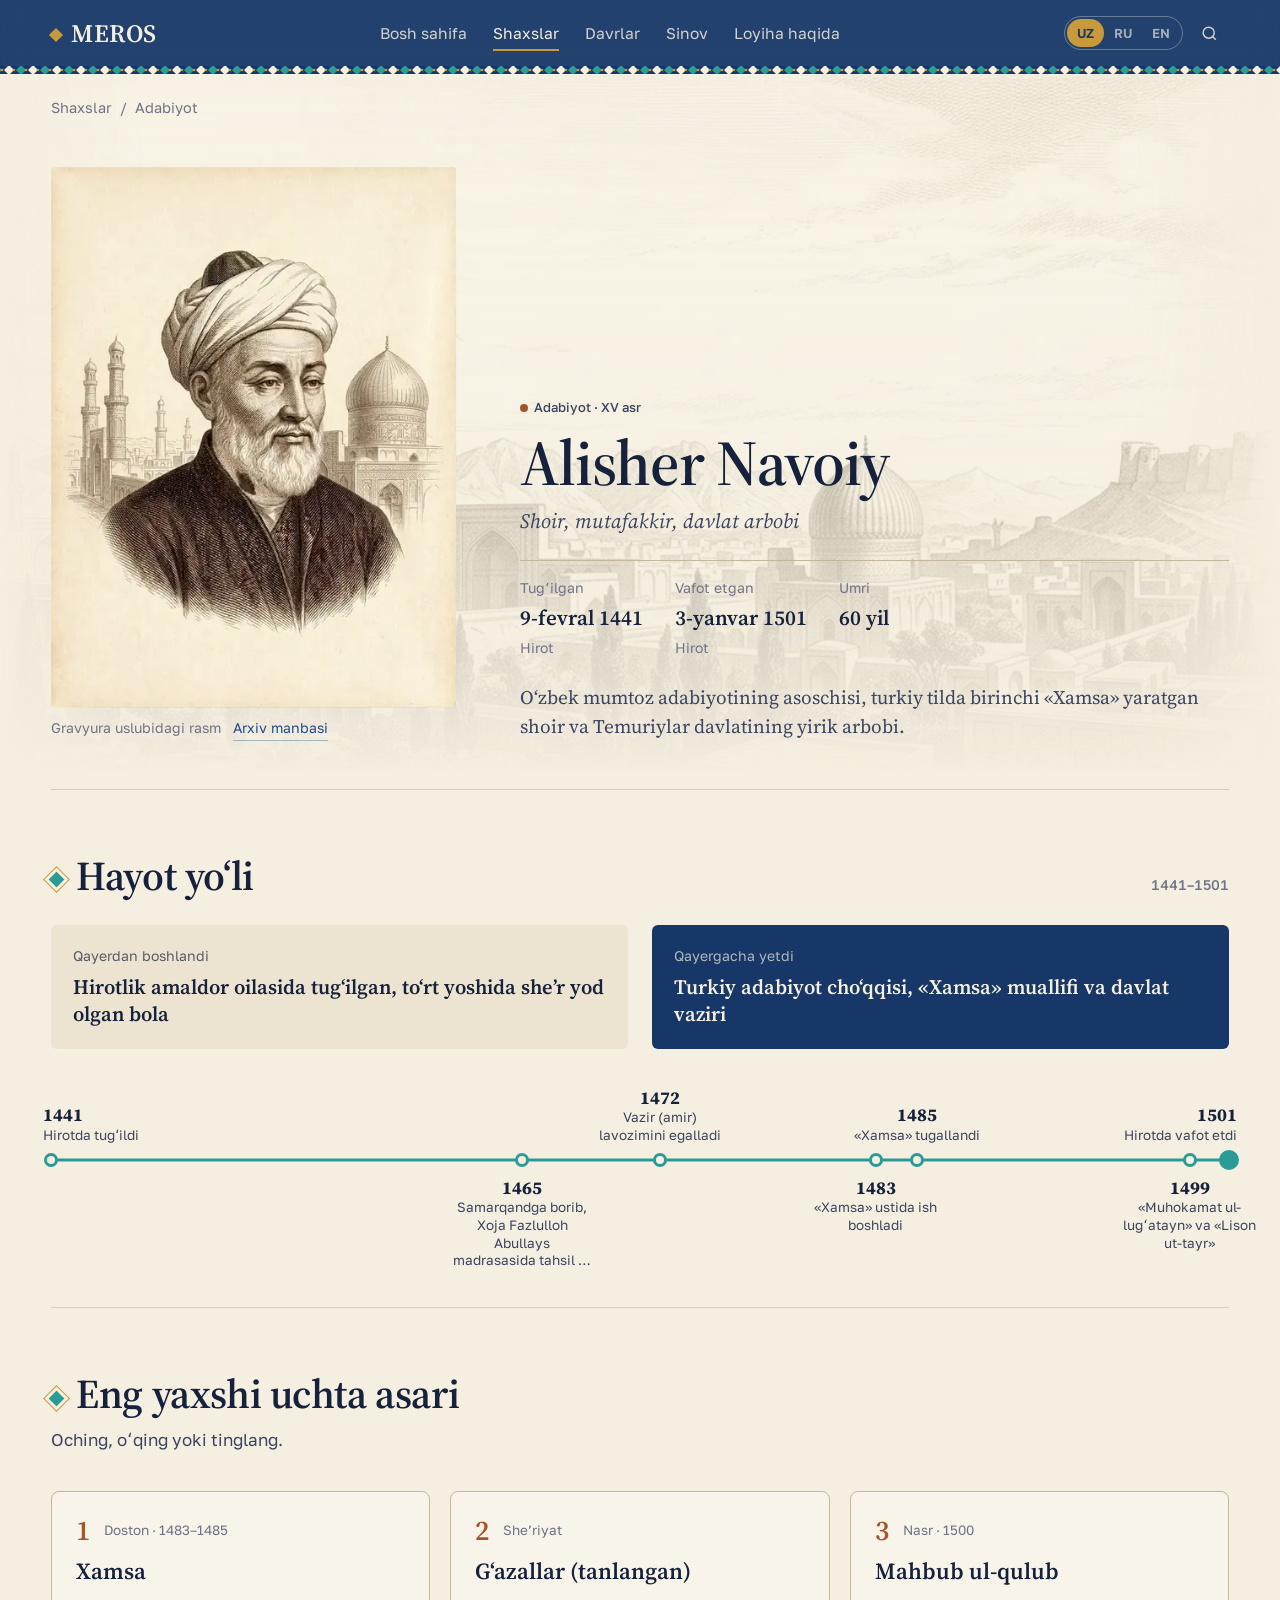
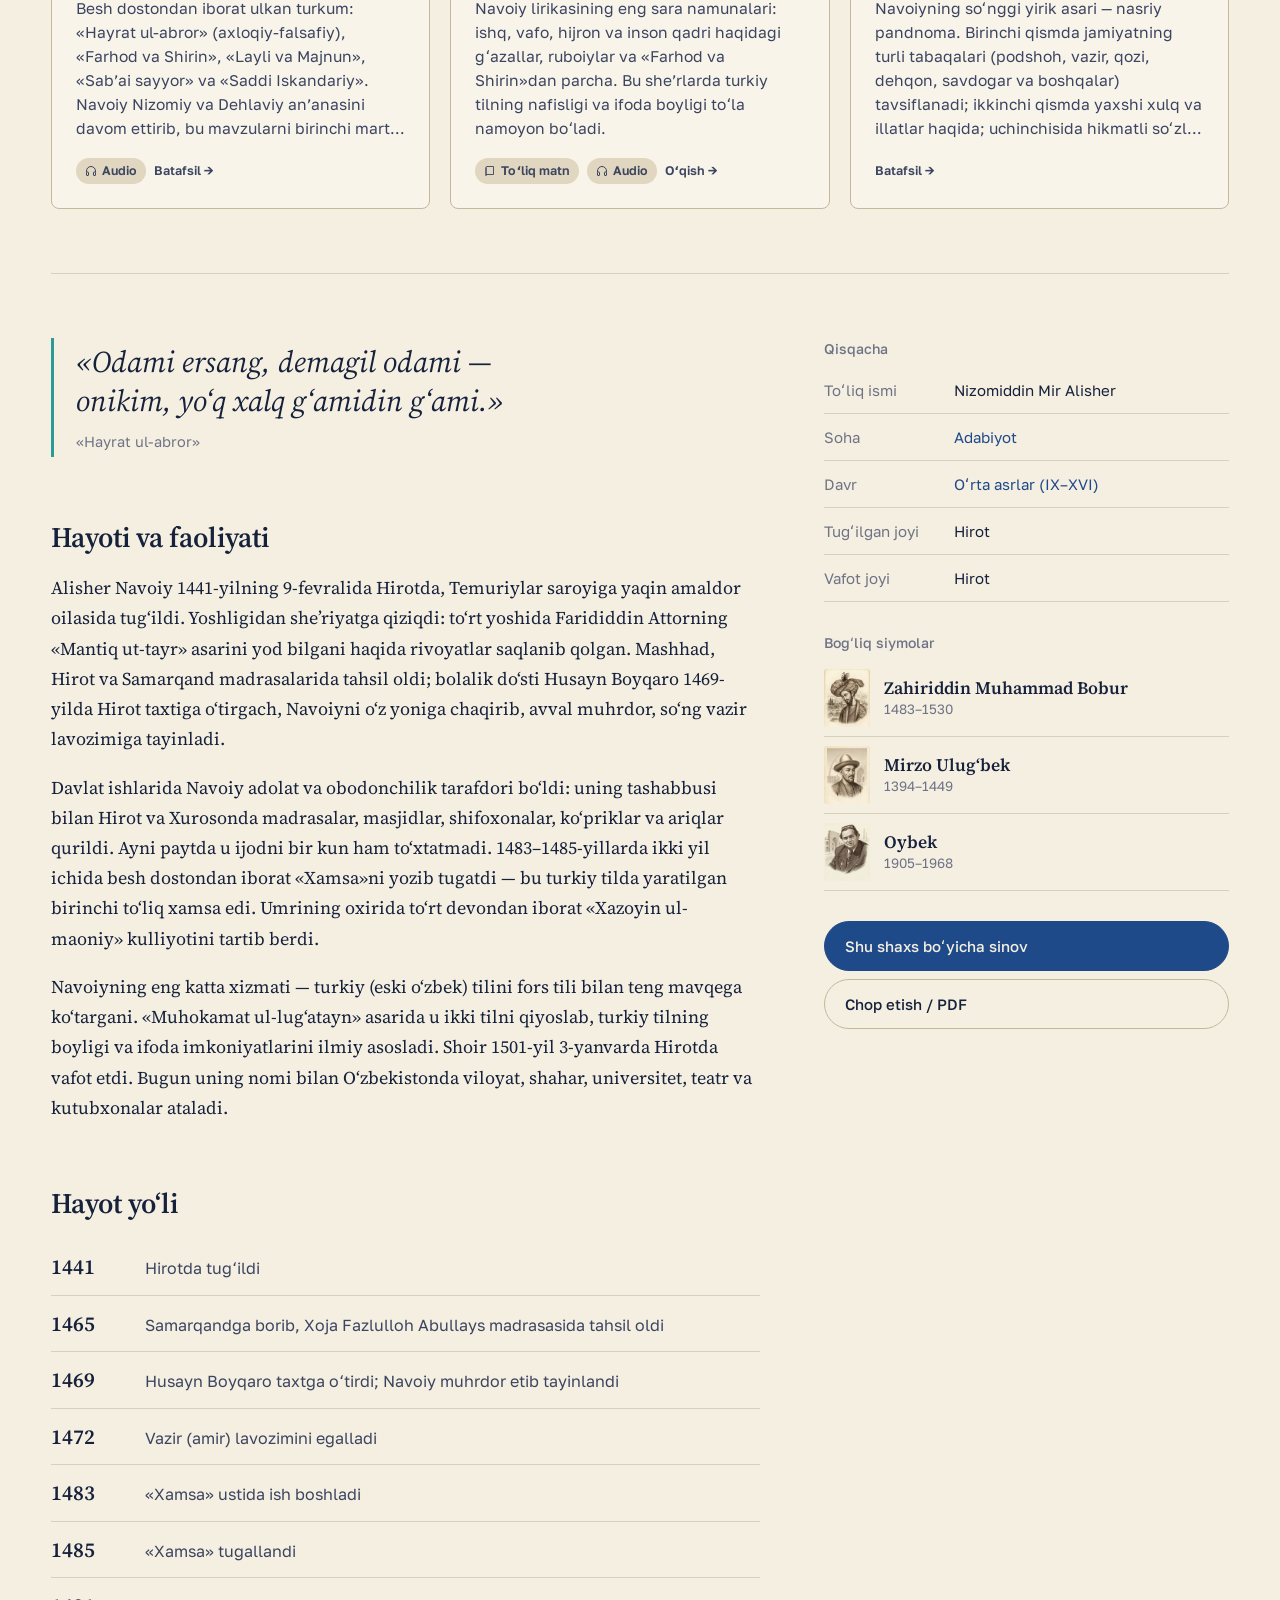
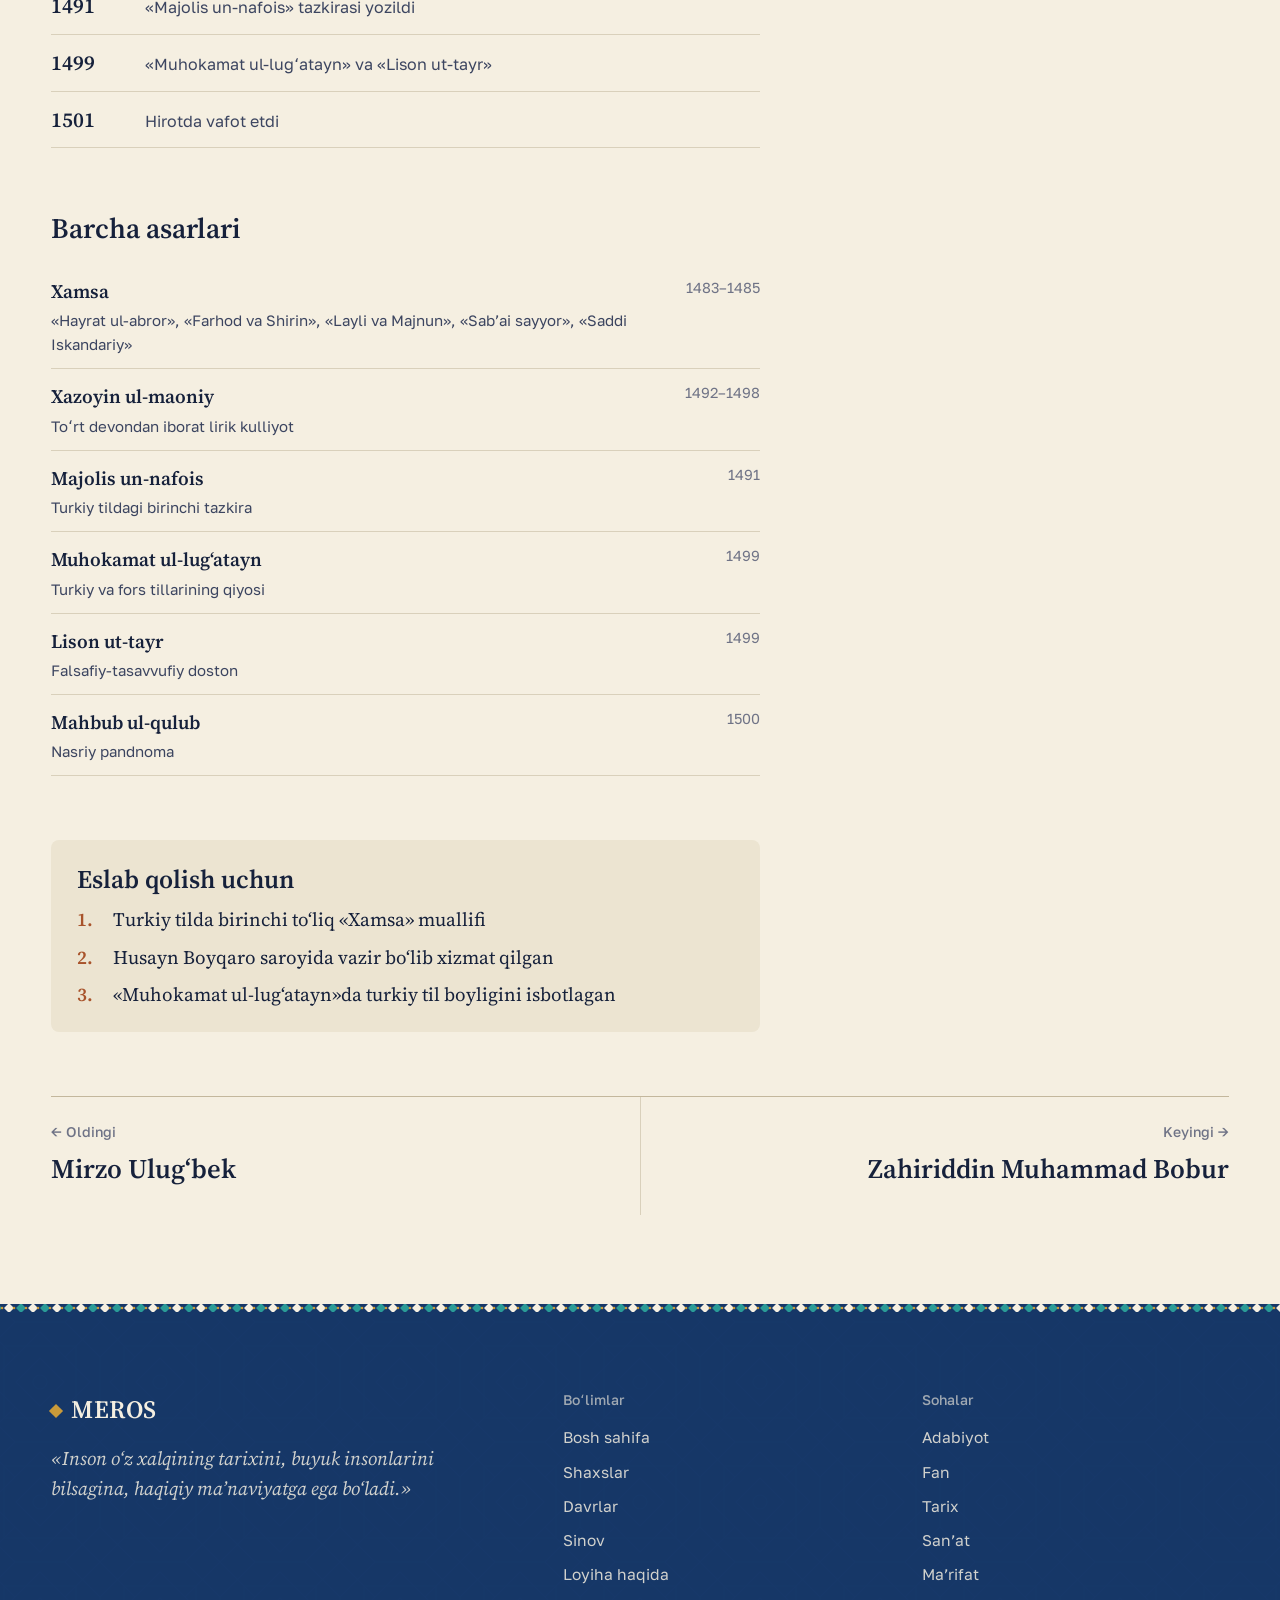
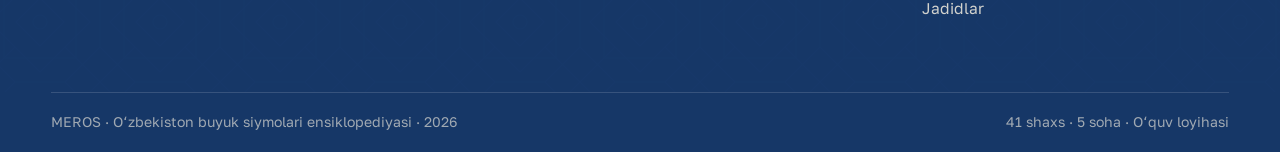
<file: shaxs.html>
<!doctype html>
<html lang="uz">
<head>
  <meta charset="utf-8">
  <meta name="viewport" content="width=device-width, initial-scale=1">
  <link rel="preconnect" href="https://fonts.googleapis.com">
  <link rel="preconnect" href="https://fonts.gstatic.com" crossorigin>
  <link href="https://fonts.googleapis.com/css2?family=Source+Serif+4:ital,opsz,wght@0,8..60,400;0,8..60,600;1,8..60,400&family=Golos+Text:wght@400;500;600&display=swap" rel="stylesheet">
  <link rel="stylesheet" href="css/style.css">
  <link rel="icon" href="data:image/svg+xml,%3Csvg xmlns=%27http://www.w3.org/2000/svg%27 viewBox=%270 0 32 32%27%3E%3Crect width=%2732%27 height=%2732%27 rx=%276%27 fill=%27%23163767%27/%3E%3Ctext x=%2716%27 y=%2723%27 font-family=%27Georgia,serif%27 font-size=%2720%27 font-weight=%27700%27 fill=%27%23c99a3a%27 text-anchor=%27middle%27%3EM%3C/text%3E%3C/svg%3E">
  <script>document.documentElement.classList.add('js')</script>
  <title data-i18n="title.shaxslar">MEROS</title>
  <meta name="description" content="">
</head>
<body data-page="shaxs">
  <header id="site-header"></header>
  <main>
    <div class="wrap">
      <nav class="crumbs" id="crumbs"></nav>
      <div class="person-head" id="person-head"></div>
      <section class="journey" id="journey"></section>
      <section class="top-works" id="top-works"></section>
      <div class="person-body">
        <div class="person-main">
          <div id="quote-wrap"></div>
          <section class="rv"><div class="block-title"><h2 class="h3" data-i18n="person.bio">Hayoti va faoliyati</h2></div><div class="prose" id="bio"></div></section>
          <section class="rv"><div class="block-title"><h2 class="h3" data-i18n="person.timeline">Xronologiya</h2></div><div id="timeline"></div></section>
          <section class="rv"><div class="block-title"><h2 class="h3" data-i18n="person.allWorks">Barcha asarlari</h2></div><div id="works"></div></section>
          <section class="keypoints rv" id="keypoints"></section>
        </div>
        <aside class="person-side">
          <div><h3 class="label" style="margin-bottom:6px" data-i18n="person.brief">Qisqacha</h3><div id="facts"></div></div>
          <div><h3 class="label" style="margin-bottom:6px" data-i18n="person.related">Bogʻliq siymolar</h3><div id="related"></div></div>
          <div class="side-actions" id="side-actions"></div>
        </aside>
      </div>
      <nav class="pager" id="pager"></nav>
    </div>
  </main>
  <footer id="site-footer"></footer>
  <script>
  (function () {
    var l = new URLSearchParams(location.search).get("lang");
    if (!l) { try { l = localStorage.getItem("meros-lang"); } catch (e) {} }
    var s = ["js/data.js", "js/i18n.js"];
    if (l === "ru") s.push("js/people-ru.js");
    if (l === "en") s.push("js/people-en.js");
    s.push("js/works.js");
    if (/(index|asar)\.html$|\/$/.test(location.pathname)) s.push("js/audio.js");
    s.push("js/app.js");
    s.forEach(function (src) { var e = document.createElement("script"); e.src = src; e.async = false; document.body.appendChild(e); });
  })();
  </script>
</body>
</html>
</file>
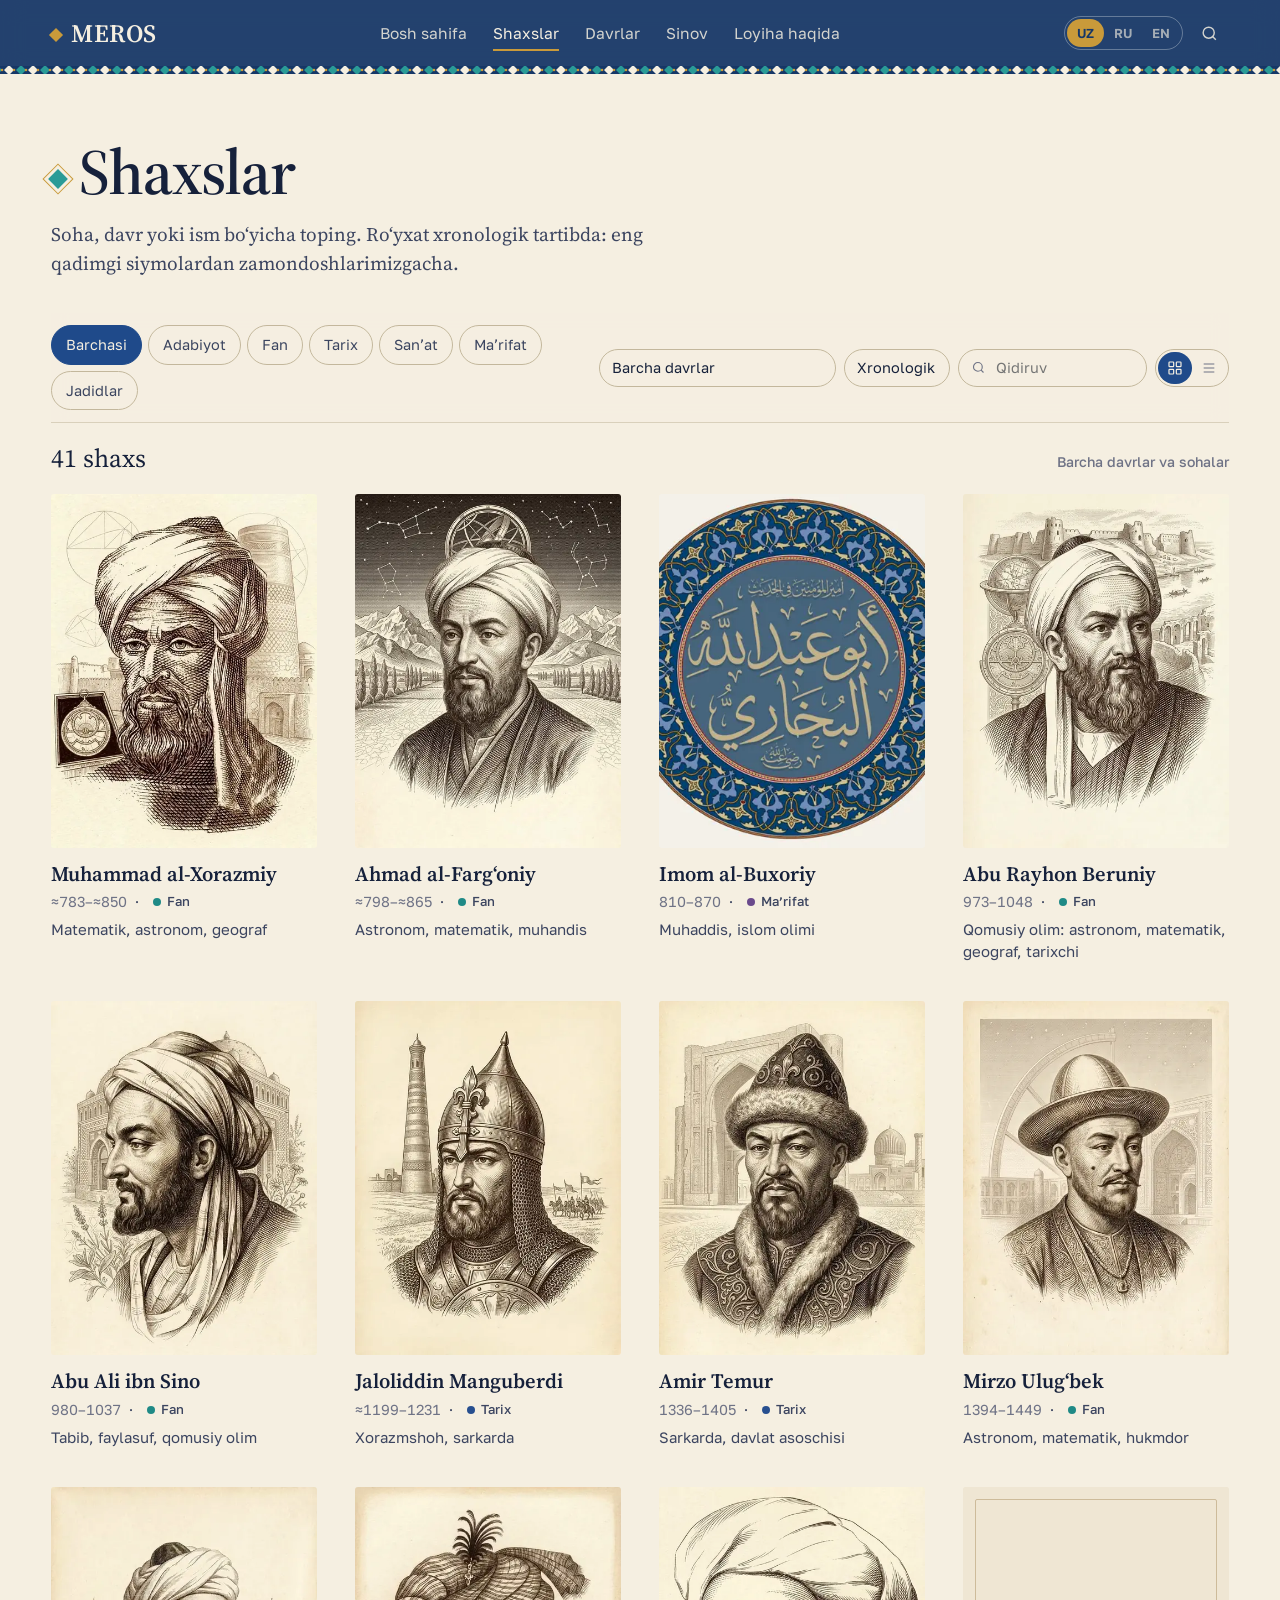
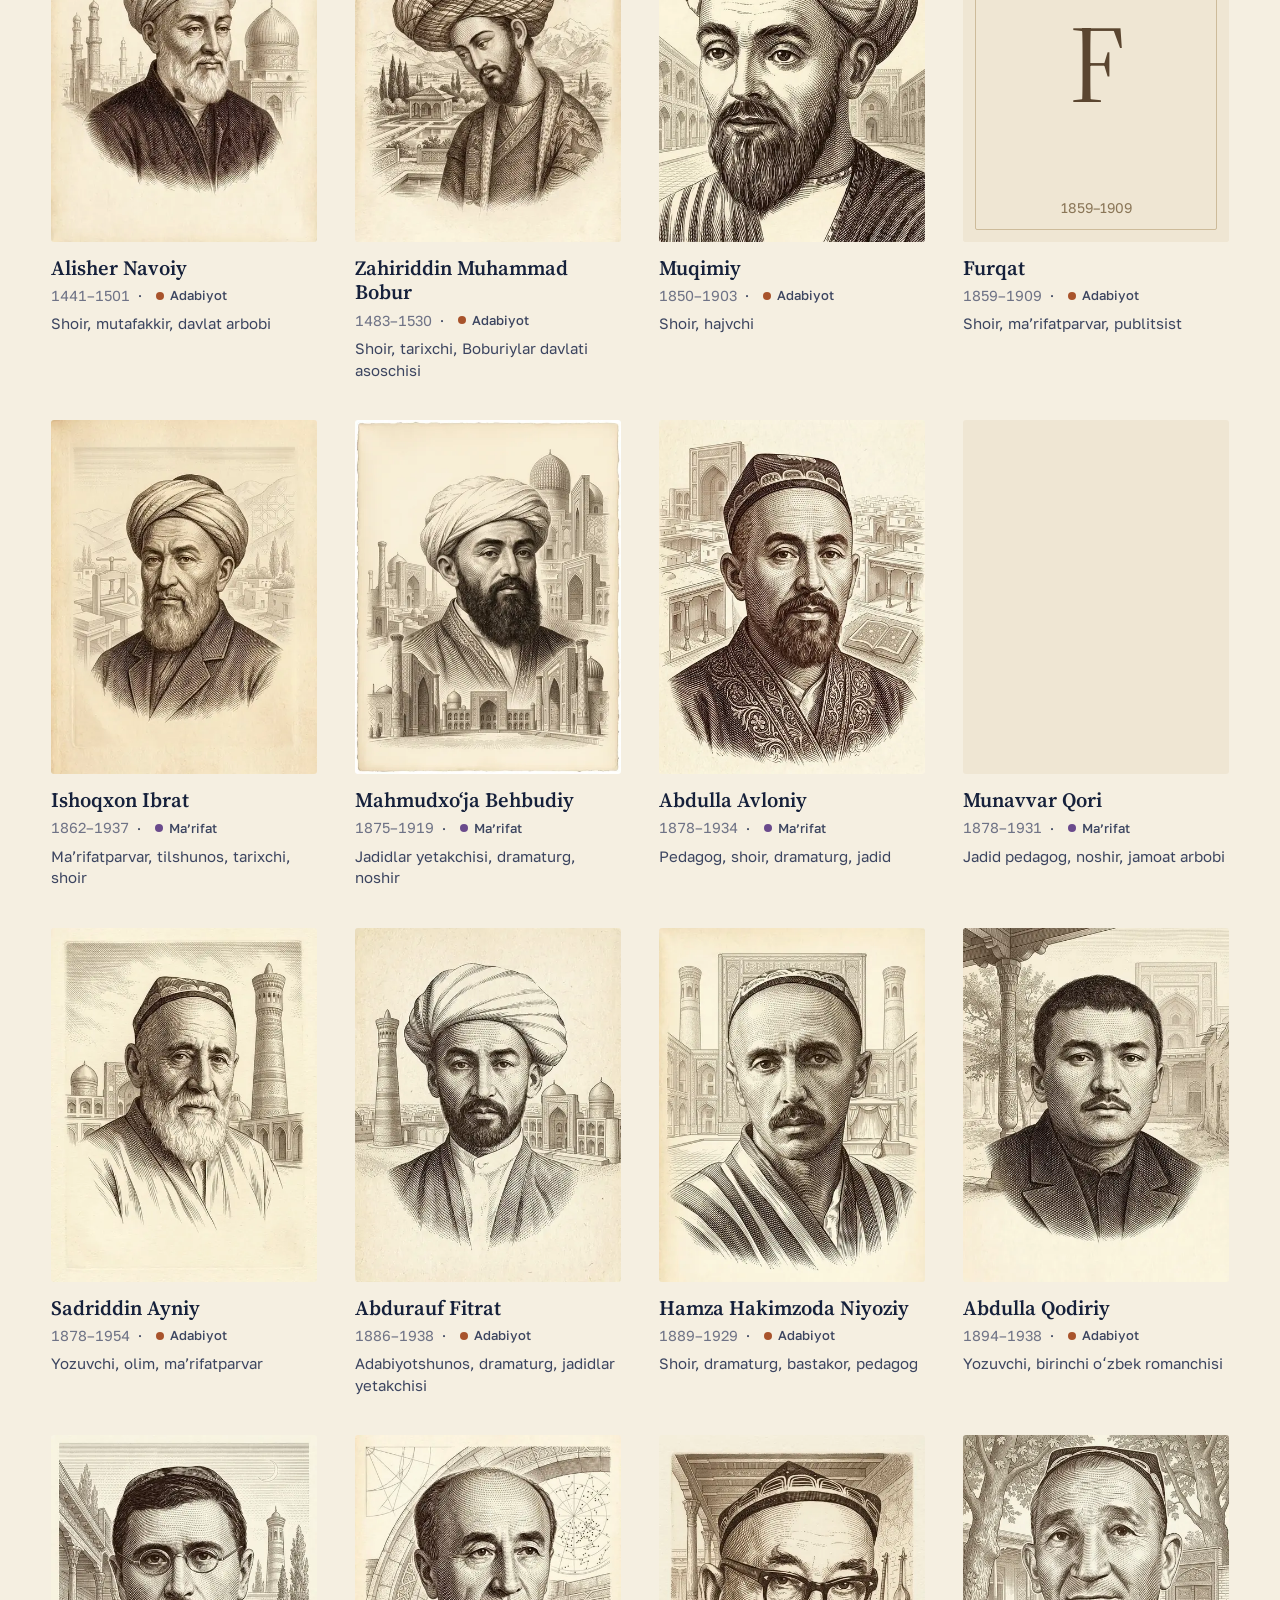
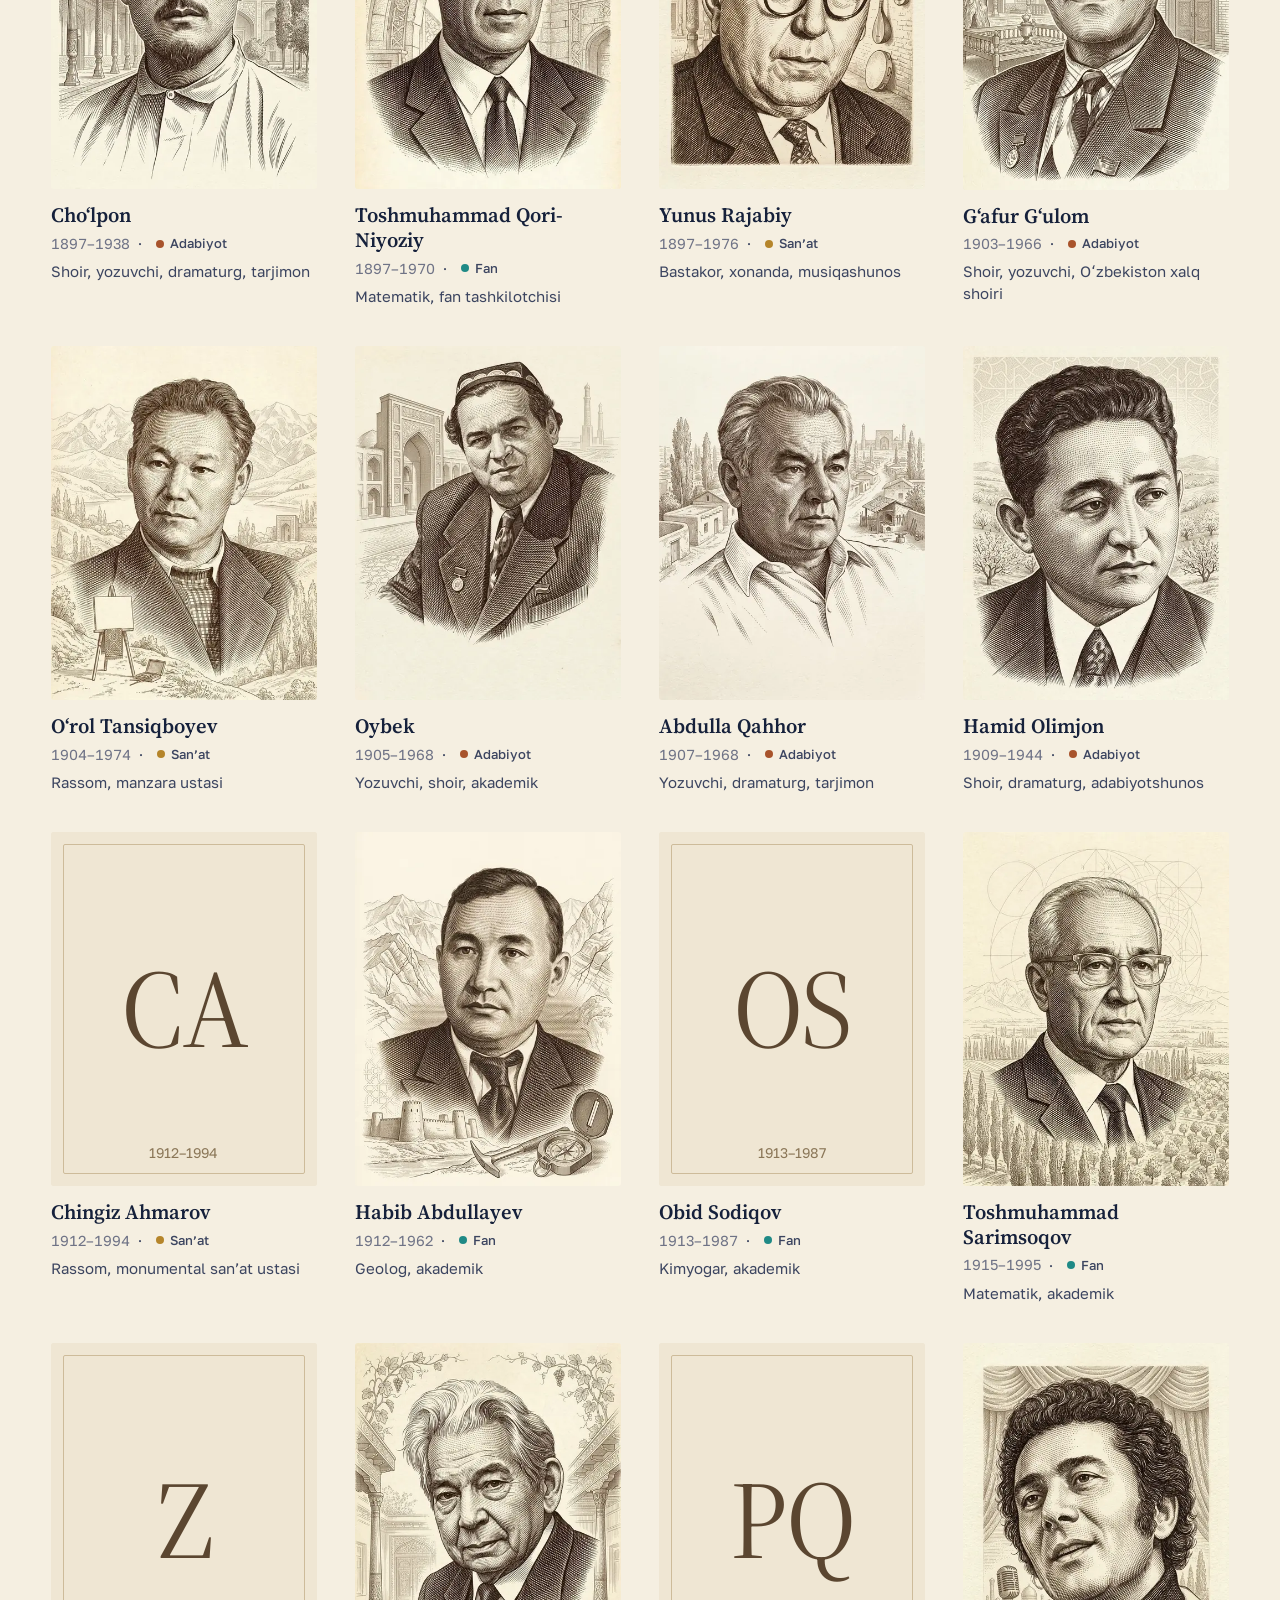
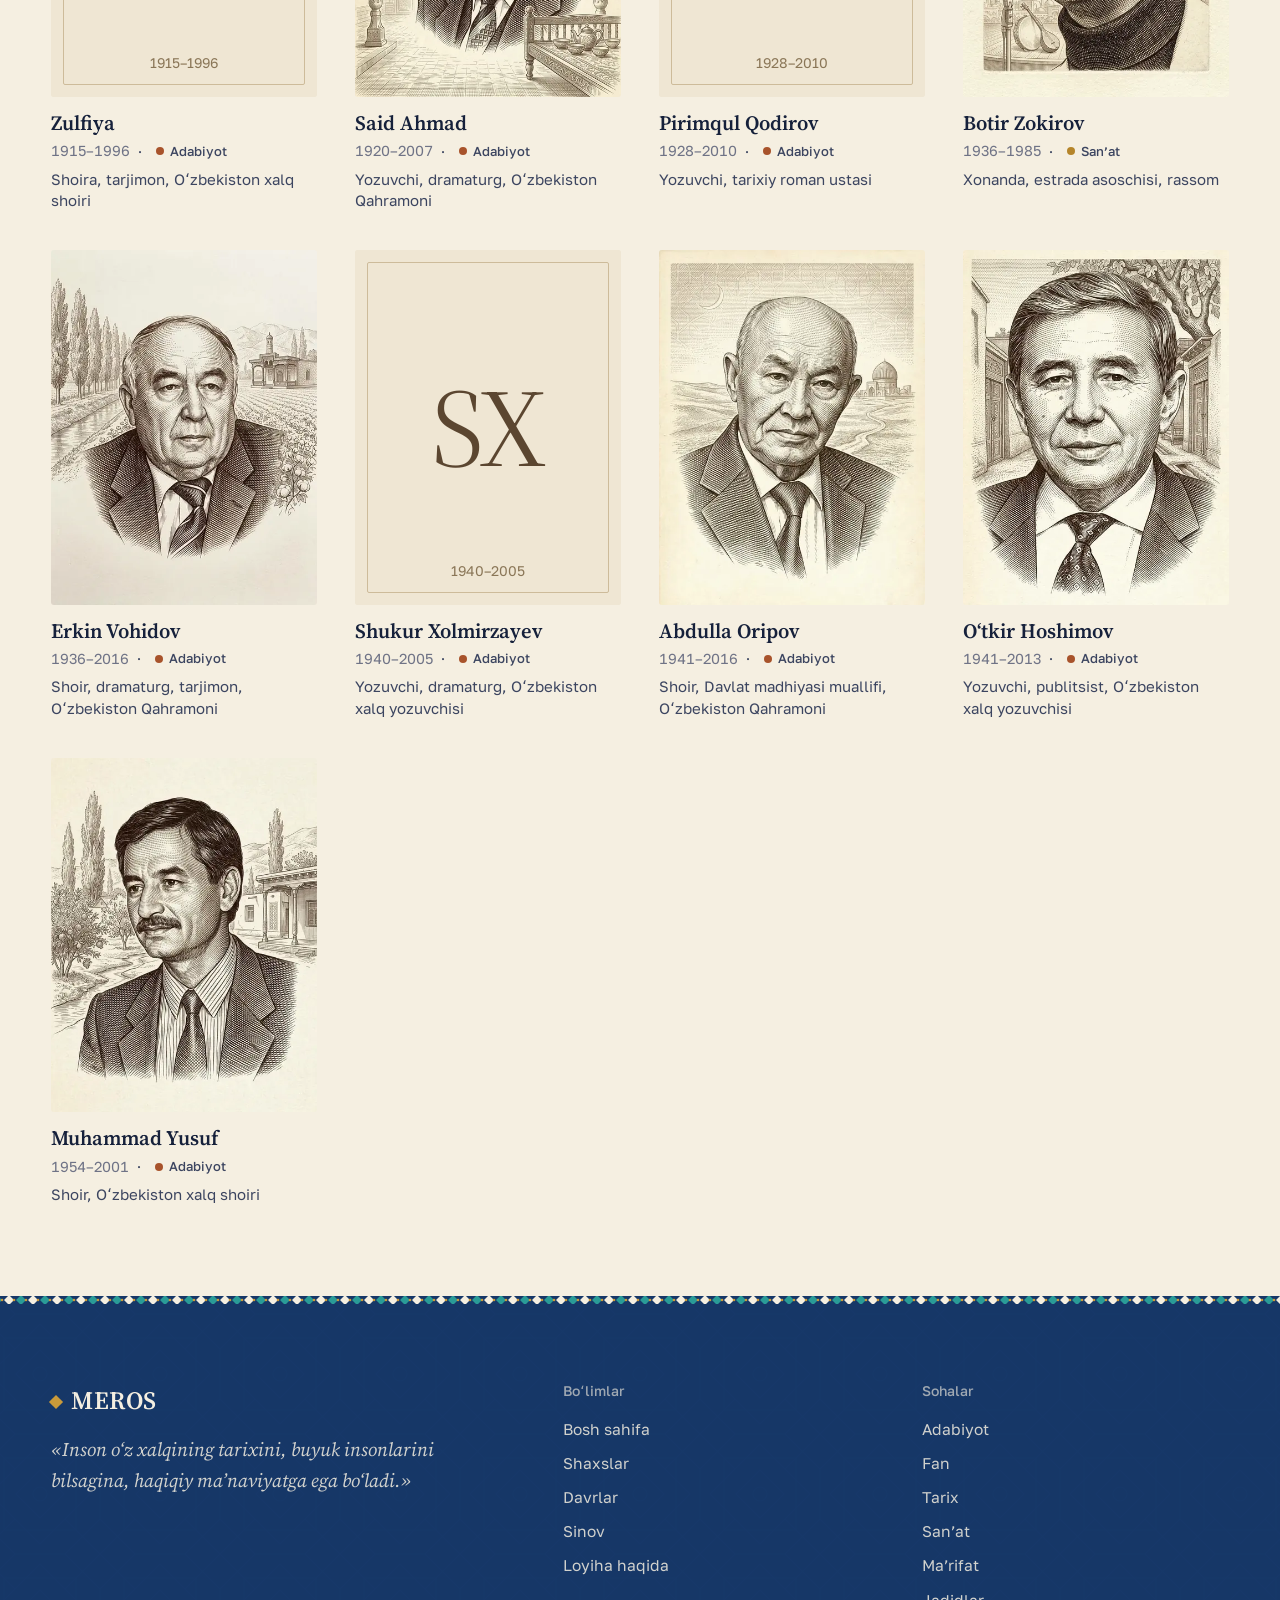
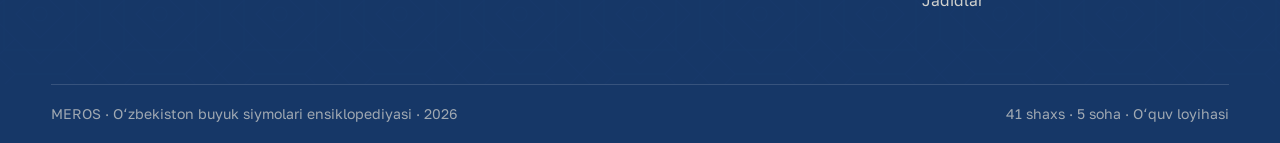
<file: shaxslar.html>
<!doctype html>
<html lang="uz">
<head>
  <meta charset="utf-8">
  <meta name="viewport" content="width=device-width, initial-scale=1">
  <link rel="preconnect" href="https://fonts.googleapis.com">
  <link rel="preconnect" href="https://fonts.gstatic.com" crossorigin>
  <link href="https://fonts.googleapis.com/css2?family=Source+Serif+4:ital,opsz,wght@0,8..60,400;0,8..60,600;1,8..60,400&family=Golos+Text:wght@400;500;600&display=swap" rel="stylesheet">
  <link rel="stylesheet" href="css/style.css">
  <link rel="icon" href="data:image/svg+xml,%3Csvg xmlns=%27http://www.w3.org/2000/svg%27 viewBox=%270 0 32 32%27%3E%3Crect width=%2732%27 height=%2732%27 rx=%276%27 fill=%27%23163767%27/%3E%3Ctext x=%2716%27 y=%2723%27 font-family=%27Georgia,serif%27 font-size=%2720%27 font-weight=%27700%27 fill=%27%23c99a3a%27 text-anchor=%27middle%27%3EM%3C/text%3E%3C/svg%3E">
  <script>document.documentElement.classList.add('js')</script>
  <title data-i18n="title.shaxslar">Shaxslar — MEROS</title>
  <meta name="description" content="">
</head>
<body data-page="shaxslar">
  <header id="site-header"></header>
  <main>
    <div class="wrap">
      <div class="page-head load-in">
        <h1 class="display" data-i18n="catalog.title">Shaxslar</h1>
        <p class="lede" data-i18n="catalog.lede"></p>
      </div>
      <div class="toolbar">
        <div class="chips" id="chips" role="group"></div>
        <div class="tools">
          <label class="field"><select id="davr" aria-label="Davr"></select></label>
          <label class="field"><select id="sort" aria-label="Tartib"><option value="chrono" data-i18n="catalog.sortChrono">Xronologik</option><option value="alpha" data-i18n="catalog.sortAlpha">Alifbo</option></select></label>
          <label class="field"><svg viewBox="0 0 24 24" fill="none" stroke="currentColor" stroke-width="1.8"><circle cx="11" cy="11" r="7"/><path d="m20 20-3.8-3.8"/></svg><input type="search" id="q" data-i18n-ph="ui.searchLabel" placeholder="" style="width:140px"></label>
          <div class="seg" role="group">
            <button type="button" data-view="grid" aria-label="Grid"><svg viewBox="0 0 24 24" fill="none" stroke="currentColor" stroke-width="1.8"><rect x="3" y="3" width="7" height="7" rx="1"/><rect x="14" y="3" width="7" height="7" rx="1"/><rect x="3" y="14" width="7" height="7" rx="1"/><rect x="14" y="14" width="7" height="7" rx="1"/></svg></button>
            <button type="button" data-view="list" aria-label="List"><svg viewBox="0 0 24 24" fill="none" stroke="currentColor" stroke-width="1.8"><path d="M4 6h16M4 12h16M4 18h16"/></svg></button>
          </div>
        </div>
      </div>
      <div class="results-meta" id="meta"></div>
      <div id="list"></div>
    </div>
  </main>
  <footer id="site-footer"></footer>
  <script>
  (function () {
    var l = new URLSearchParams(location.search).get("lang");
    if (!l) { try { l = localStorage.getItem("meros-lang"); } catch (e) {} }
    var s = ["js/data.js", "js/i18n.js"];
    if (l === "ru") s.push("js/people-ru.js");
    if (l === "en") s.push("js/people-en.js");
    s.push("js/works.js");
    if (/(index|asar)\.html$|\/$/.test(location.pathname)) s.push("js/audio.js");
    s.push("js/app.js");
    s.forEach(function (src) { var e = document.createElement("script"); e.src = src; e.async = false; document.body.appendChild(e); });
  })();
  </script>
</body>
</html>
</file>
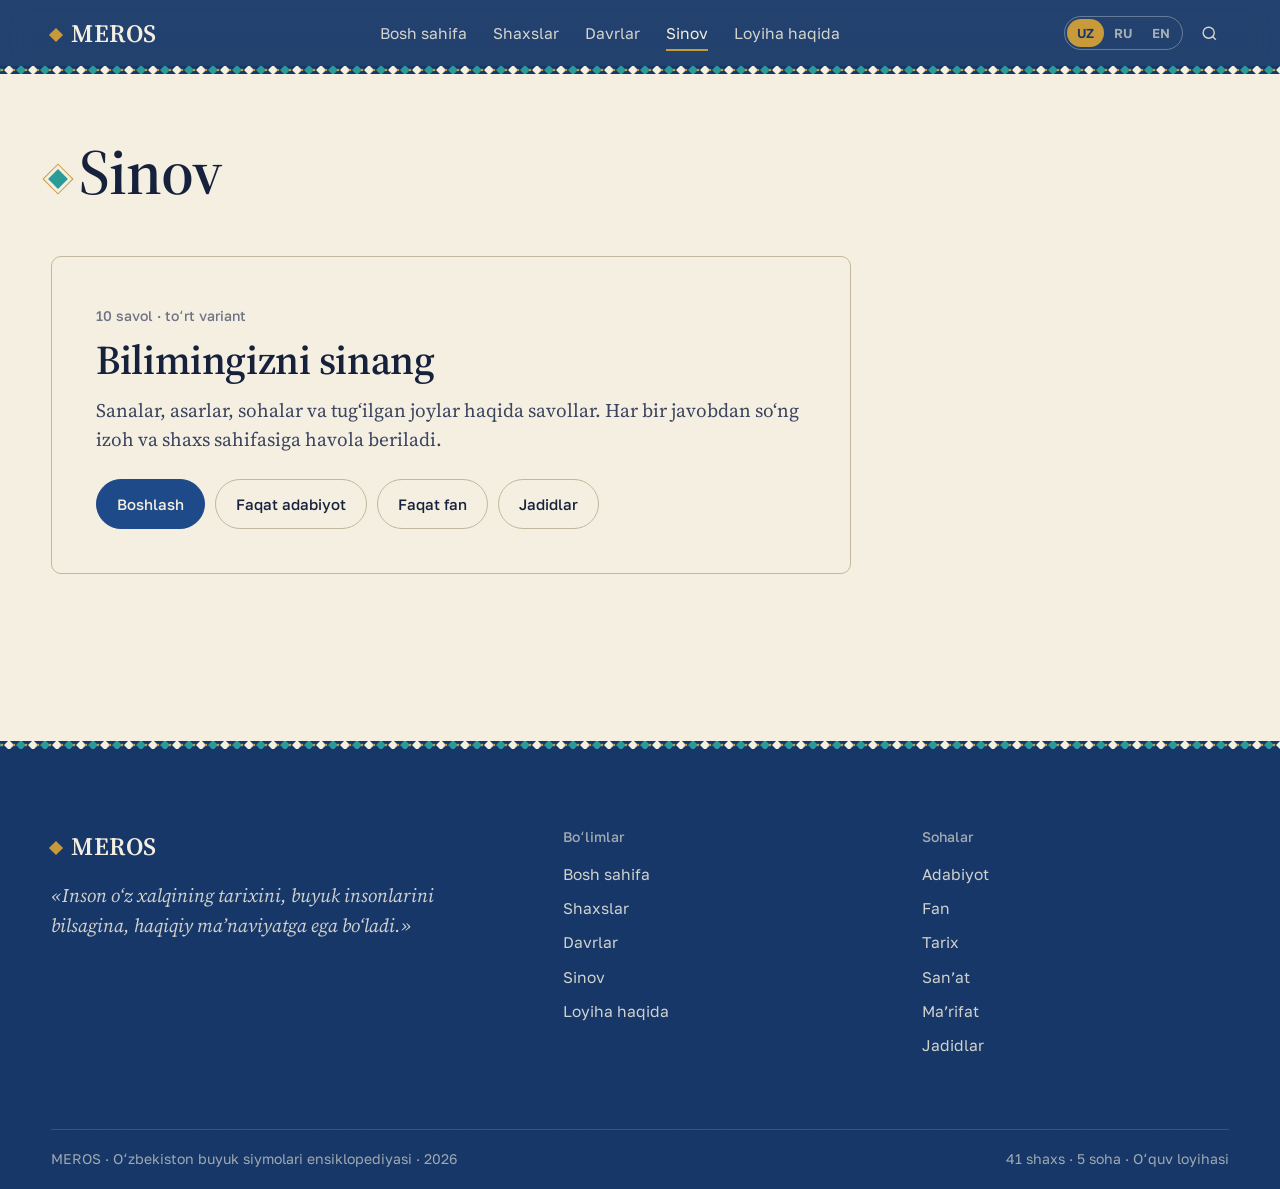
<file: sinov.html>
<!doctype html>
<html lang="uz">
<head>
  <meta charset="utf-8">
  <meta name="viewport" content="width=device-width, initial-scale=1">
  <link rel="preconnect" href="https://fonts.googleapis.com">
  <link rel="preconnect" href="https://fonts.gstatic.com" crossorigin>
  <link href="https://fonts.googleapis.com/css2?family=Source+Serif+4:ital,opsz,wght@0,8..60,400;0,8..60,600;1,8..60,400&family=Golos+Text:wght@400;500;600&display=swap" rel="stylesheet">
  <link rel="stylesheet" href="css/style.css">
  <link rel="icon" href="data:image/svg+xml,%3Csvg xmlns=%27http://www.w3.org/2000/svg%27 viewBox=%270 0 32 32%27%3E%3Crect width=%2732%27 height=%2732%27 rx=%276%27 fill=%27%23163767%27/%3E%3Ctext x=%2716%27 y=%2723%27 font-family=%27Georgia,serif%27 font-size=%2720%27 font-weight=%27700%27 fill=%27%23c99a3a%27 text-anchor=%27middle%27%3EM%3C/text%3E%3C/svg%3E">
  <script>document.documentElement.classList.add('js')</script>
  <title data-i18n="title.sinov">Sinov — MEROS</title>
  <meta name="description" content="">
</head>
<body data-page="sinov">
  <header id="site-header"></header>
  <main>
    <div class="wrap">
      <div class="page-head load-in" style="padding-bottom:0"><h1 class="display" data-i18n="quiz.title">Sinov</h1></div>
      <div class="quiz" id="quiz" style="padding:clamp(20px,3vw,36px) 0 clamp(40px,6vw,80px)"></div>
    </div>
  </main>
  <footer id="site-footer"></footer>
  <script>
  (function () {
    var l = new URLSearchParams(location.search).get("lang");
    if (!l) { try { l = localStorage.getItem("meros-lang"); } catch (e) {} }
    var s = ["js/data.js", "js/i18n.js"];
    if (l === "ru") s.push("js/people-ru.js");
    if (l === "en") s.push("js/people-en.js");
    s.push("js/works.js");
    if (/(index|asar)\.html$|\/$/.test(location.pathname)) s.push("js/audio.js");
    s.push("js/app.js");
    s.forEach(function (src) { var e = document.createElement("script"); e.src = src; e.async = false; document.body.appendChild(e); });
  })();
  </script>
</body>
</html>
</file>
<file: css/style.css>
/* MEROS — dizayn tizimi. Registon koshinlari: lojuvard, feruza, oltin, fil suyagi qogʻoz. */
:root {
  --paper: #f5efe1;
  --paper-2: #ece4d1;
  --paper-3: #e1d6bf;
  --ink: #16213b;
  --ink-2: #3c4560;
  --mute: #6f7386;
  --rule: #d9d0bb;
  --rule-2: #c3b79c;
  --lapis: #1f4a8a;      /* lojuvard — asosiy urgʻu */
  --lapis-2: #163767;    /* toʻq lojuvard — sarlavha va poydevor foni */
  --turq: #2a9b97;       /* feruza */
  --gold: #c99a3a;       /* oltin */
  --terra: #a8532b;      /* terrakota gʻisht */
  --accent: var(--lapis);
  --accent-2: var(--turq);
  --f-adabiyot: #a8532b; --f-fan: #1f8a86; --f-tarix: #274f8f; --f-sanat: #b5852a; --f-marifat: #6a4a8c;
  --serif: "Source Serif 4", "Iowan Old Style", Georgia, serif;
  --sans: "Golos Text", "Segoe UI", system-ui, sans-serif;
  --gutter: clamp(16px, 4vw, 56px);
  --max: 1280px;
  --ease: cubic-bezier(.22,.7,.2,1);
  --girih: url("data:image/svg+xml,%3Csvg xmlns='http://www.w3.org/2000/svg' width='120' height='120' viewBox='0 0 120 120' fill='none' stroke='%231f4a8a' stroke-width='1.1'%3E%3Cpath d='M35 0h50l35 35v50l-35 35H35L0 85V35z'/%3E%3Cpath d='M24 24h72v72H24z'/%3E%3Cpath d='M60 10l50 50-50 50-50-50z'/%3E%3Cpath d='M60 36l24 24-24 24-24-24z'/%3E%3Ccircle cx='60' cy='60' r='7'/%3E%3Cpath d='M0 0l35 35M120 0L85 35M0 120l35-35M120 120L85 85'/%3E%3C/svg%3E");
  --frieze: url("data:image/svg+xml,%3Csvg xmlns='http://www.w3.org/2000/svg' width='48' height='10' viewBox='0 0 48 10'%3E%3Crect width='48' height='10' fill='%23163767'/%3E%3Cpath d='M0 5l5-5 5 5-5 5zM24 5l5-5 5 5-5 5z' fill='%232a9b97'/%3E%3Cpath d='M12 5l5-5 5 5-5 5zM36 5l5-5 5 5-5 5z' fill='%23f5efe1'/%3E%3Ccircle cx='10' cy='5' r='1.3' fill='%23c99a3a'/%3E%3Ccircle cx='22' cy='5' r='1.3' fill='%23c99a3a'/%3E%3Ccircle cx='34' cy='5' r='1.3' fill='%23c99a3a'/%3E%3Ccircle cx='46' cy='5' r='1.3' fill='%23c99a3a'/%3E%3C/svg%3E");
}
@media (prefers-color-scheme: dark) {
  :root:not([data-theme="light"]) {
    --paper: #0e1729; --paper-2: #152139; --paper-3: #1e2c4a;
    --ink: #efe8d6; --ink-2: #cdc7b4; --mute: #8f95a8; --rule: #253352; --rule-2: #35466b;
    --lapis: #7fa7e6; --lapis-2: #0a1120; --turq: #5cc4bf; --gold: #dcb45a;
    --f-adabiyot: #e0875f; --f-fan: #6dc3be; --f-tarix: #8fb0ea; --f-sanat: #dcb45a; --f-marifat: #b79ad6;
    --girih: url("data:image/svg+xml,%3Csvg xmlns='http://www.w3.org/2000/svg' width='120' height='120' viewBox='0 0 120 120' fill='none' stroke='%237fa7e6' stroke-width='1.1'%3E%3Cpath d='M35 0h50l35 35v50l-35 35H35L0 85V35z'/%3E%3Cpath d='M24 24h72v72H24z'/%3E%3Cpath d='M60 10l50 50-50 50-50-50z'/%3E%3Cpath d='M60 36l24 24-24 24-24-24z'/%3E%3Ccircle cx='60' cy='60' r='7'/%3E%3Cpath d='M0 0l35 35M120 0L85 35M0 120l35-35M120 120L85 85'/%3E%3C/svg%3E");
  }
}
:root[data-theme="dark"] {
  --paper: #0e1729; --paper-2: #152139; --paper-3: #1e2c4a;
  --ink: #efe8d6; --ink-2: #cdc7b4; --mute: #8f95a8; --rule: #253352; --rule-2: #35466b;
  --lapis: #7fa7e6; --lapis-2: #0a1120; --turq: #5cc4bf; --gold: #dcb45a;
}
*, *::before, *::after { box-sizing: border-box; }
html { -webkit-text-size-adjust: 100%; }
body { margin: 0; background: var(--paper); color: var(--ink); font-family: var(--sans); font-size: 17px; line-height: 1.6; -webkit-font-smoothing: antialiased; text-rendering: optimizeLegibility; }
img { max-width: 100%; display: block; }
a { color: inherit; text-decoration: none; }
a:focus-visible, button:focus-visible, input:focus-visible, select:focus-visible { outline: 2px solid var(--accent); outline-offset: 3px; }
button { font: inherit; color: inherit; background: none; border: 0; padding: 0; cursor: pointer; }
h1, h2, h3, h4 { margin: 0; font-weight: 600; }
p { margin: 0; }
ul, ol { margin: 0; padding: 0; list-style: none; }
::selection { background: var(--accent); color: var(--paper); }

/* Tipografika */
.serif { font-family: var(--serif); }
.label { font-size: 14px; color: var(--mute); font-weight: 500; }
.mono { font-size: 14px; color: var(--mute); font-variant-numeric: tabular-nums; }
.display { font-family: var(--serif); font-size: clamp(40px, 5.6vw, 76px); line-height: 1.06; letter-spacing: -.015em; font-weight: 600; text-wrap: balance; }
.h2 { font-family: var(--serif); font-size: clamp(28px, 3.2vw, 42px); line-height: 1.12; letter-spacing: -.01em; text-wrap: balance; }
.h3 { font-family: var(--serif); font-size: clamp(21px, 2vw, 26px); line-height: 1.2; }
.lede { font-family: var(--serif); font-size: clamp(19px, 1.5vw, 22px); line-height: 1.5; color: var(--ink-2); text-wrap: pretty; }
.prose { font-family: var(--serif); font-size: clamp(18px, 1.3vw, 20px); line-height: 1.68; }
.prose p + p { margin-top: 1em; }
.small { font-size: 15px; color: var(--mute); }
.link { color: var(--accent); border-bottom: 1px solid color-mix(in srgb, var(--accent) 35%, transparent); transition: border-color .2s; }
.link:hover { border-color: var(--accent); }
.num { font-variant-numeric: tabular-nums lining-nums; }

/* Layout */
.wrap { max-width: var(--max); margin: 0 auto; padding: 0 var(--gutter); }
.section { padding: clamp(56px, 7vw, 104px) 0; }
.section + .section { border-top: 1px solid var(--rule); }
.section-head { display: flex; align-items: baseline; justify-content: space-between; gap: 24px; margin-bottom: clamp(24px, 3vw, 44px); flex-wrap: wrap; }
.section-head p { max-width: 56ch; color: var(--ink-2); margin-top: 8px; }
.grid { display: grid; gap: clamp(20px, 3vw, 40px); }
.g-3 { grid-template-columns: repeat(3, 1fr); }
.g-4 { grid-template-columns: repeat(4, 1fr); }
@media (max-width: 1024px) { .g-4 { grid-template-columns: repeat(3, 1fr); } }
@media (max-width: 760px) { .g-3, .g-4 { grid-template-columns: 1fr 1fr; } }
@media (max-width: 460px) { .g-3, .g-4 { grid-template-columns: 1fr; } }

/* Header */
.site-header { position: sticky; top: 0; z-index: 50; background: color-mix(in srgb, var(--paper) 90%, transparent); backdrop-filter: blur(12px); -webkit-backdrop-filter: blur(12px); border-bottom: 1px solid var(--rule); }
.site-header .wrap { display: grid; grid-template-columns: auto 1fr auto; align-items: center; gap: 28px; height: 66px; }
.brand-mark { font-family: var(--serif); font-size: 25px; font-weight: 600; letter-spacing: .02em; }
.nav { display: flex; gap: 26px; justify-content: center; }
.nav a { font-size: 15.5px; color: var(--ink-2); padding: 6px 0; position: relative; }
.nav a::after { content: ""; position: absolute; left: 0; right: 100%; bottom: 0; height: 2px; background: var(--accent); transition: right .35s var(--ease); }
.nav a:hover::after, .nav a[aria-current="page"]::after { right: 0; }
.nav a[aria-current="page"] { color: var(--ink); }
.header-tools { display: flex; align-items: center; gap: 8px; }
.lang { display: inline-flex; border: 1px solid var(--rule-2); border-radius: 999px; padding: 2px; }
.lang button { padding: 4px 10px; font-size: 13px; font-weight: 600; color: var(--mute); border-radius: 999px; transition: background .2s, color .2s; }
.lang button[aria-pressed="true"] { background: var(--ink); color: var(--paper); }
.icon-btn { width: 38px; height: 38px; display: grid; place-items: center; border-radius: 999px; color: var(--ink-2); transition: background .2s; }
.icon-btn:hover { background: var(--paper-2); }
.icon-btn svg { width: 19px; height: 19px; }
.nav-toggle { display: none; }
@media (max-width: 900px) {
  .site-header .wrap { grid-template-columns: 1fr auto; }
  .nav { display: none; }
  .nav-toggle { display: grid; }
  .nav.open { display: flex; flex-direction: column; gap: 0; position: absolute; left: 0; right: 0; top: 66px; background: var(--paper); border-bottom: 1px solid var(--rule); padding: 6px var(--gutter) 14px; animation: drop .3s var(--ease); }
  .nav.open a { padding: 13px 0; border-bottom: 1px solid var(--rule); font-size: 18px; font-family: var(--serif); }
  .nav.open a::after { display: none; }
}
@keyframes drop { from { opacity: 0; transform: translateY(-8px); } }

/* Buttons */
.btn { display: inline-flex; align-items: center; gap: 10px; padding: 12px 20px; border-radius: 999px; border: 1px solid var(--ink); font-size: 15px; font-weight: 500; transition: background .2s, color .2s, transform .2s; }
.btn:hover { background: var(--ink); color: var(--paper); }
.btn:active { transform: scale(.98); }
.btn-primary { background: var(--ink); color: var(--paper); }
.btn-primary:hover { background: var(--accent); border-color: var(--accent); }
.btn-ghost { border-color: var(--rule-2); }
.btn-ghost:hover { border-color: var(--ink); background: transparent; color: var(--ink); }
.btn-sm { padding: 8px 14px; font-size: 14px; }
.btn svg { width: 16px; height: 16px; }

/* Portrait (gravyura) */
.portrait { position: relative; overflow: hidden; background: #efe6d3; aspect-ratio: 3 / 4; border-radius: 4px; }
.portrait img { width: 100%; height: 100%; object-fit: cover; transition: transform 1.2s var(--ease); }
.card:hover .portrait img { transform: scale(1.035); }
.monogram { position: absolute; inset: 0; display: grid; place-items: center; background: #efe6d3; color: #5b4630; }
.monogram::before { content: ""; position: absolute; inset: 12px; border: 1px solid #cdbb9a; border-radius: 2px; }
.monogram b { font-family: var(--serif); font-weight: 400; font-size: clamp(56px, 9vw, 110px); line-height: 1; letter-spacing: -.02em; }
.monogram span { position: absolute; bottom: 22px; left: 0; right: 0; text-align: center; font-size: 14px; color: #8a7657; }
.thumb { overflow: hidden; background: #efe6d3; position: relative; border-radius: 3px; }
.thumb img { width: 100%; height: 100%; object-fit: cover; object-position: 50% 22%; }
.thumb .monogram b { font-size: 20px; }
.thumb .monogram::before { inset: 3px; }
.thumb .monogram span { display: none; }

/* Card */
.card { display: block; }
.card .portrait { margin-bottom: 14px; }
.card-name { font-family: var(--serif); font-size: clamp(20px, 1.6vw, 23px); line-height: 1.2; font-weight: 600; }
.card-meta { margin-top: 4px; font-size: 14.5px; color: var(--mute); display: flex; gap: 8px; flex-wrap: wrap; }
.card-meta .dot::before { content: "·"; margin-right: 8px; }
.card-role { margin-top: 6px; font-size: 15px; color: var(--ink-2); line-height: 1.45; }
.tag { display: inline-flex; align-items: center; gap: 6px; font-size: 13px; font-weight: 500; color: var(--ink-2); }
.tag i { width: 8px; height: 8px; border-radius: 50%; background: var(--f, var(--accent)); display: inline-block; }

/* Rows */
.rows { border-top: 1px solid var(--rule-2); }
.row { display: grid; grid-template-columns: 60px 1fr auto; gap: 18px; align-items: center; padding: 14px 0; border-bottom: 1px solid var(--rule); transition: background .2s; }
.row:hover { background: var(--paper-2); }
.row .thumb { width: 60px; height: 76px; }
.row-name { font-family: var(--serif); font-size: 21px; font-weight: 600; line-height: 1.2; }
.row-sub { font-size: 15px; color: var(--ink-2); margin-top: 2px; }
.row-years { font-size: 15px; color: var(--mute); white-space: nowrap; font-variant-numeric: tabular-nums; }
@media (max-width: 560px) { .row { grid-template-columns: 52px 1fr; } .row .thumb { width: 52px; height: 66px; } .row-years { grid-column: 2; } }

/* Hero */
.hero .wrap { display: grid; grid-template-columns: 7fr 4fr; gap: clamp(28px, 5vw, 72px); padding-top: clamp(40px, 6vw, 88px); padding-bottom: clamp(48px, 6vw, 88px); align-items: center; }
.hero .display { margin: 12px 0 22px; max-width: 15ch; }
.hero .lede { max-width: 50ch; margin-bottom: 30px; }
.hero-search { display: flex; max-width: 580px; border: 1px solid var(--rule-2); border-radius: 999px; background: color-mix(in srgb, var(--paper) 60%, white); padding: 5px; transition: border-color .2s, box-shadow .2s; }
.hero-search:focus-within { border-color: var(--ink); box-shadow: 0 0 0 4px color-mix(in srgb, var(--accent) 12%, transparent); }
.hero-search input { flex: 1; border: 0; background: transparent; padding: 10px 16px; font: inherit; font-size: 16px; color: var(--ink); min-width: 0; outline: none; }
.hero-search button { padding: 0 20px; background: var(--ink); color: var(--paper); border-radius: 999px; font-weight: 500; font-size: 15px; }
.hero-search button:hover { background: var(--accent); }
.hero-feature .portrait { box-shadow: 0 30px 60px -30px rgba(60,40,20,.35); }
.feature-cap { margin-top: 16px; }
.feature-cap .name { font-family: var(--serif); font-size: 24px; font-weight: 600; }
.feature-cap .sub { color: var(--ink-2); font-size: 15px; margin-top: 2px; }
@media (max-width: 900px) { .hero .wrap { grid-template-columns: 1fr; } .hero-feature { max-width: 380px; } }

/* Field index */
.fields { display: grid; grid-template-columns: repeat(5, 1fr); border-top: 1px solid var(--rule-2); }
.field-item { padding: 22px 20px 24px 0; border-right: 1px solid var(--rule); transition: background .25s; position: relative; }
.field-item + .field-item { padding-left: 20px; }
.field-item:last-child { border-right: 0; }
.field-item:hover { background: var(--paper-2); }
.field-item .fname { font-family: var(--serif); font-size: 24px; font-weight: 600; }
.field-item .fdesc { font-size: 14.5px; color: var(--ink-2); margin-top: 6px; line-height: 1.45; }
.field-item .fcount { margin-top: 14px; font-size: 14px; color: var(--mute); }
.field-item::before { content: ""; position: absolute; left: 0; top: -1px; height: 2px; width: 0; background: var(--f); transition: width .5s var(--ease); }
.field-item + .field-item::before { left: 20px; }
.field-item:hover::before { width: 48px; }
@media (max-width: 1000px) { .fields { grid-template-columns: 1fr 1fr; } .field-item, .field-item + .field-item { padding: 20px 16px 20px 0; border-right: 0; border-bottom: 1px solid var(--rule); } .field-item + .field-item::before { left: 0; } }

/* Jadids band */
.jadid-band { background: var(--paper-2); }
.jadid-strip { display: grid; grid-auto-flow: column; grid-auto-columns: minmax(170px, 1fr); gap: 20px; overflow-x: auto; padding-bottom: 8px; scroll-snap-type: x mandatory; scrollbar-width: thin; }
.jadid-strip .card { scroll-snap-align: start; }

/* Listen band */
.listen { display: grid; grid-template-columns: 1fr 1fr; gap: clamp(24px, 4vw, 56px); align-items: center; }
.listen-list { border-top: 1px solid var(--rule-2); }
.listen-item { display: grid; grid-template-columns: 44px 1fr auto; gap: 16px; align-items: center; padding: 14px 0; border-bottom: 1px solid var(--rule); }
.listen-item .play { width: 44px; height: 44px; border-radius: 50%; border: 1px solid var(--rule-2); display: grid; place-items: center; transition: background .2s, border-color .2s; }
.listen-item:hover .play { background: var(--ink); color: var(--paper); border-color: var(--ink); }
.listen-item .play svg { width: 16px; height: 16px; }
.listen-item .t { font-family: var(--serif); font-size: 19px; font-weight: 600; line-height: 1.2; }
.listen-item .a { font-size: 14.5px; color: var(--mute); }
@media (max-width: 800px) { .listen { grid-template-columns: 1fr; } }

/* Centuries strip */
.centuries { display: grid; grid-template-columns: repeat(13, 1fr); border-top: 1px solid var(--rule-2); }
.century { padding: 16px 8px 18px 0; border-right: 1px solid var(--rule); min-height: 130px; }
.century:last-child { border-right: 0; }
.century .c { font-family: var(--serif); font-size: 20px; font-weight: 600; }
.century .n { font-size: 13px; color: var(--mute); }
.century ul { margin-top: 10px; display: flex; flex-direction: column; gap: 4px; }
.century li a { font-size: 13px; color: var(--ink-2); line-height: 1.3; display: block; }
.century li a:hover { color: var(--accent); }
.century.empty .c { color: var(--rule-2); }
@media (max-width: 1100px) { .centuries { grid-template-columns: repeat(7, 1fr); } .century { border-bottom: 1px solid var(--rule); } }
@media (max-width: 640px) { .centuries { grid-template-columns: repeat(4, 1fr); } }

/* Footer */
.site-footer { border-top: 1px solid var(--rule-2); margin-top: clamp(56px, 7vw, 104px); }
.site-footer .top { padding: clamp(40px, 5vw, 64px) 0; display: grid; grid-template-columns: 1.5fr 1fr 1fr; gap: var(--gutter); }
.site-footer .fq { margin-top: 14px; font-family: var(--serif); font-style: italic; font-size: 19px; color: var(--ink-2); max-width: 42ch; }
.site-footer h4 { font-size: 14px; color: var(--mute); font-weight: 500; margin-bottom: 12px; }
.site-footer li { margin-bottom: 7px; }
.site-footer li a { color: var(--ink-2); font-size: 15.5px; }
.site-footer li a:hover { color: var(--accent); }
.site-footer .bottom { border-top: 1px solid var(--rule); padding: 18px 0; display: flex; justify-content: space-between; gap: 16px; flex-wrap: wrap; font-size: 14px; color: var(--mute); }
@media (max-width: 760px) { .site-footer .top { grid-template-columns: 1fr; } }

/* Catalog */
.page-head { padding: clamp(36px, 5vw, 72px) 0 clamp(20px, 3vw, 36px); }
.page-head .display { font-size: clamp(38px, 5vw, 64px); margin: 0 0 14px; }
.page-head .lede { max-width: 60ch; }
.toolbar { position: sticky; top: 74px; z-index: 30; background: color-mix(in srgb, var(--paper) 94%, transparent); backdrop-filter: blur(8px); border-bottom: 1px solid var(--rule); display: grid; grid-template-columns: 1fr auto; gap: 14px; align-items: center; padding: 12px 0; }
.chips { display: flex; gap: 6px; flex-wrap: wrap; }
.chip { padding: 7px 14px; border: 1px solid var(--rule-2); border-radius: 999px; font-size: 14.5px; color: var(--ink-2); transition: all .2s var(--ease); }
.chip:hover { border-color: var(--ink); color: var(--ink); }
.chip[aria-pressed="true"] { background: var(--ink); color: var(--paper); border-color: var(--ink); }
.tools { display: flex; gap: 8px; align-items: center; flex-wrap: wrap; }
.field { display: inline-flex; align-items: center; gap: 8px; border: 1px solid var(--rule-2); border-radius: 999px; padding: 0 12px; height: 38px; }
.field input, .field select { border: 0; background: transparent; font: inherit; font-size: 14.5px; color: var(--ink); height: 100%; min-width: 0; outline: none; }
.field select { appearance: none; -webkit-appearance: none; cursor: pointer; padding-right: 2px; }
.field svg { width: 15px; height: 15px; color: var(--mute); flex: none; }
.seg { display: inline-flex; border: 1px solid var(--rule-2); border-radius: 999px; padding: 2px; }
.seg button { width: 34px; height: 32px; display: grid; place-items: center; color: var(--mute); border-radius: 999px; }
.seg button[aria-pressed="true"] { background: var(--ink); color: var(--paper); }
.seg svg { width: 16px; height: 16px; }
.results-meta { display: flex; justify-content: space-between; align-items: baseline; padding: 20px 0; gap: 12px; flex-wrap: wrap; }
.empty { padding: 64px 0; text-align: center; color: var(--mute); font-family: var(--serif); font-size: 22px; }
@media (max-width: 900px) { .toolbar { grid-template-columns: 1fr; } .chips { overflow-x: auto; flex-wrap: nowrap; scrollbar-width: none; } .chips::-webkit-scrollbar { display: none; } .chip { white-space: nowrap; } }

/* Person */
main:has(> .region-bg) { position: relative; }
.region-bg { position: absolute; top: 0; left: 0; right: 0; height: clamp(440px, 78vh, 780px); z-index: 0; pointer-events: none; overflow: hidden; -webkit-mask-image: linear-gradient(to right, transparent 0, #000 12%, #000 88%, transparent 100%); mask-image: linear-gradient(to right, transparent 0, #000 12%, #000 88%, transparent 100%); }
.region-bg img { width: 100%; height: 100%; object-fit: cover; object-position: center 55%; opacity: 0; transition: opacity 1.2s var(--ease); -webkit-mask-image: linear-gradient(to bottom, #000 0%, rgba(0,0,0,.85) 45%, transparent 100%); mask-image: linear-gradient(to bottom, #000 0%, rgba(0,0,0,.85) 45%, transparent 100%); }
.region-bg.on img { opacity: .4; }
.region-bg ~ .wrap { position: relative; z-index: 1; }
@media (prefers-color-scheme: dark) { :root:not([data-theme="light"]) .region-bg img { filter: invert(1) sepia(.35) brightness(.9); } :root:not([data-theme="light"]) .region-bg.on img { opacity: .16; } }
:root[data-theme="dark"] .region-bg img { filter: invert(1) sepia(.35) brightness(.9); }
:root[data-theme="dark"] .region-bg.on img { opacity: .16; }
@media (max-width: 760px) { .region-bg { height: 520px; } .region-bg img { object-position: 60% 40%; } .region-bg.on img { opacity: .28; } }
@media print { .region-bg { display: none; } }
.crumbs { display: flex; gap: 8px; align-items: center; padding-top: 22px; flex-wrap: wrap; font-size: 14.5px; color: var(--mute); }
.crumbs a:hover { color: var(--accent); }
.person-head { display: grid; grid-template-columns: 4fr 7fr; gap: clamp(28px, 5vw, 72px); align-items: end; padding: clamp(24px, 4vw, 48px) 0 clamp(28px, 4vw, 48px); }
.person-head .portrait { max-width: 460px; box-shadow: 0 30px 60px -32px rgba(60,40,20,.4); }
.photo-cap { margin-top: 10px; font-size: 14px; color: var(--mute); display: flex; gap: 12px; flex-wrap: wrap; }
.photo-cap button { color: var(--accent); border-bottom: 1px solid color-mix(in srgb, var(--accent) 35%, transparent); }
.person-head .display { font-size: clamp(38px, 5vw, 68px); margin: 10px 0 8px; }
.person-role { font-family: var(--serif); font-size: clamp(19px, 1.6vw, 23px); color: var(--ink-2); font-style: italic; }
.person-dates { margin-top: 22px; display: flex; gap: 32px; flex-wrap: wrap; border-top: 1px solid var(--rule-2); padding-top: 16px; }
.person-dates small { display: block; font-size: 14px; color: var(--mute); }
.person-dates b { display: block; font-family: var(--serif); font-size: 21px; font-weight: 600; margin: 2px 0; }
.person-head .lede { margin-top: 24px; }
@media (max-width: 900px) { .person-head { grid-template-columns: 1fr; } .person-head .portrait { max-width: 340px; } }

/* Life path (journey) */
.journey { padding: clamp(40px, 5vw, 72px) 0; border-top: 1px solid var(--rule); }
.journey-ends { display: grid; grid-template-columns: 1fr 1fr; gap: 24px; margin-top: 26px; }
.journey-end { padding: 20px 22px; border-radius: 6px; background: var(--paper-2); }
.journey-end:last-child { background: var(--ink); color: var(--paper); }
.journey-end small { display: block; font-size: 14px; opacity: .7; margin-bottom: 6px; }
.journey-end p { font-family: var(--serif); font-size: clamp(18px, 1.6vw, 22px); line-height: 1.35; font-weight: 600; }
.jline { position: relative; margin: 36px 0 8px; height: 150px; }
.jline svg { position: absolute; inset: 0; width: 100%; height: 100%; overflow: visible; }
.jline .track { stroke: var(--rule-2); stroke-width: 1; }
.jline .path { stroke: var(--accent); stroke-width: 3; stroke-linecap: round; fill: none; stroke-dasharray: 1; stroke-dashoffset: 1; }
.jline.in .path { animation: draw 2.2s var(--ease) forwards; }
@keyframes draw { to { stroke-dashoffset: 0; } }
.jdot { position: absolute; top: 50%; transform: translate(-50%, -50%) scale(0); width: 14px; height: 14px; border-radius: 50%; background: var(--paper); border: 3px solid var(--accent); transition: transform .45s var(--ease); cursor: default; }
.jline.in .jdot { transform: translate(-50%, -50%) scale(1); }
.jdot.end { width: 20px; height: 20px; background: var(--accent); }
.jlabel { position: absolute; width: 150px; font-size: 13.5px; line-height: 1.3; color: var(--ink-2); opacity: 0; transition: opacity .5s var(--ease), transform .5s var(--ease); }
.jlabel b { display: block; font-family: var(--serif); font-size: 18px; color: var(--ink); font-variant-numeric: lining-nums; }
.jlabel.up { bottom: calc(50% + 16px); transform: translate(-50%, 8px); text-align: center; }
.jlabel.down { top: calc(50% + 16px); transform: translate(-50%, -8px); text-align: center; }
.jline.in .jlabel { opacity: 1; transform: translate(-50%, 0); }
.jlist { display: none; }
@media (max-width: 760px) {
  .journey-ends { grid-template-columns: 1fr; }
  .jline { display: none; }
  .jlist { display: block; border-left: 3px solid var(--accent); margin: 26px 0 0 8px; padding-left: 20px; }
  .jlist li { position: relative; padding: 8px 0; }
  .jlist li::before { content: ""; position: absolute; left: -29px; top: 15px; width: 12px; height: 12px; border-radius: 50%; background: var(--paper); border: 3px solid var(--accent); }
  .jlist b { font-family: var(--serif); font-size: 18px; margin-right: 8px; }
}

/* Top works */
.top-works { padding: clamp(40px, 5vw, 72px) 0; border-top: 1px solid var(--rule); }
.tw-grid { display: grid; grid-template-columns: repeat(3, 1fr); gap: 20px; }
.tw { display: flex; flex-direction: column; padding: 24px; border: 1px solid var(--rule-2); border-radius: 8px; background: color-mix(in srgb, var(--paper) 70%, white); transition: transform .35s var(--ease), box-shadow .35s var(--ease), border-color .35s; }
.tw:hover { transform: translateY(-4px); box-shadow: 0 22px 40px -28px rgba(60,40,20,.45); border-color: var(--ink); }
.tw .kind { font-size: 13.5px; color: var(--mute); display: flex; gap: 8px; align-items: center; }
.tw .kind .n { font-family: var(--serif); font-size: 28px; color: var(--accent); font-weight: 600; margin-right: 6px; line-height: 1; }
.tw h3 { font-family: var(--serif); font-size: 23px; line-height: 1.2; margin: 14px 0 10px; }
.tw p { font-size: 15.5px; color: var(--ink-2); line-height: 1.55; flex: 1; display: -webkit-box; -webkit-line-clamp: 6; -webkit-box-orient: vertical; overflow: hidden; }
.tw .acts { margin-top: 18px; display: flex; gap: 8px; flex-wrap: wrap; }
.badge { display: inline-flex; align-items: center; gap: 5px; font-size: 12.5px; font-weight: 600; padding: 3px 9px; border-radius: 999px; background: var(--paper-3); color: var(--ink-2); }
.badge svg { width: 12px; height: 12px; }
@media (max-width: 900px) { .tw-grid { grid-template-columns: 1fr; } }
@media (prefers-color-scheme: dark) { :root:not([data-theme="light"]) .tw { background: var(--paper-2); } }

/* Person body */
.person-body { display: grid; grid-template-columns: 7fr 4fr; gap: clamp(28px, 5vw, 72px); align-items: start; padding: clamp(40px, 5vw, 72px) 0; border-top: 1px solid var(--rule); }
.person-main > * + * { margin-top: clamp(40px, 5vw, 64px); }
.block-title { display: flex; align-items: baseline; justify-content: space-between; gap: 14px; margin-bottom: 18px; }
.block-title .h3 { font-size: clamp(23px, 2.2vw, 30px); }
.quote { border-left: 3px solid var(--accent); padding: 4px 0 4px 22px; }
.quote blockquote { margin: 0; font-family: var(--serif); font-style: italic; font-size: clamp(22px, 2.4vw, 30px); line-height: 1.3; text-wrap: balance; }
.quote cite { display: block; margin-top: 10px; font-style: normal; font-size: 14.5px; color: var(--mute); }
.tl { display: grid; grid-template-columns: 76px 1fr; gap: 18px; padding: 11px 0; border-bottom: 1px solid var(--rule); align-items: baseline; }
.tl .y { font-family: var(--serif); font-size: 21px; font-weight: 600; font-variant-numeric: lining-nums; }
.tl .y.approx::before { content: "≈"; color: var(--mute); font-size: 15px; margin-right: 2px; }
.tl .t { font-size: 16px; color: var(--ink-2); }
.work { display: grid; grid-template-columns: 1fr auto; gap: 2px 20px; padding: 12px 0; border-bottom: 1px solid var(--rule); }
.work .wt { font-family: var(--serif); font-size: 19px; font-weight: 600; }
.work .wn { font-size: 15px; color: var(--ink-2); grid-column: 1; }
.work .wy { grid-column: 2; grid-row: 1 / span 2; font-size: 14.5px; color: var(--mute); white-space: nowrap; }
.keypoints { background: var(--paper-2); border-radius: 8px; padding: 24px 26px; }
.keypoints ol { counter-reset: kp; display: grid; gap: 12px; margin-top: 12px; }
.keypoints li { counter-increment: kp; display: grid; grid-template-columns: 28px 1fr; gap: 8px; font-family: var(--serif); font-size: 19px; line-height: 1.35; }
.keypoints li::before { content: counter(kp) "."; color: var(--accent); font-weight: 600; }
.person-side { position: sticky; top: 90px; display: grid; gap: 30px; }
.fact { display: grid; grid-template-columns: 118px 1fr; gap: 12px; padding: 11px 0; border-bottom: 1px solid var(--rule); font-size: 15px; }
.fact .k { color: var(--mute); }
.fact .v a { color: var(--accent); }
.rel { display: grid; grid-template-columns: 46px 1fr; gap: 14px; align-items: center; padding: 9px 0; border-bottom: 1px solid var(--rule); }
.rel .thumb { width: 46px; height: 58px; }
.rel .n { font-family: var(--serif); font-size: 17.5px; font-weight: 600; line-height: 1.2; }
.rel .n small { display: block; font-family: var(--sans); font-weight: 400; font-size: 13.5px; color: var(--mute); margin-top: 2px; }
.rel:hover .n { color: var(--accent); }
.side-actions { display: grid; gap: 8px; }
.pager { border-top: 1px solid var(--rule-2); display: grid; grid-template-columns: 1fr 1fr; }
.pager a { padding: 24px 0; display: grid; gap: 4px; }
.pager a + a { text-align: right; border-left: 1px solid var(--rule); padding-left: 24px; }
.pager .n { font-family: var(--serif); font-size: clamp(20px, 2.2vw, 27px); font-weight: 600; }
.pager a:hover .n { color: var(--accent); }
@media (max-width: 900px) { .person-body { grid-template-columns: 1fr; } .person-side { position: static; } }

/* Reader */
.reader-head { padding: clamp(30px, 4vw, 60px) 0 24px; max-width: 760px; }
.reader-head .display { font-size: clamp(36px, 5vw, 60px); margin: 8px 0 10px; }
.reader-head .by { display: flex; align-items: center; gap: 12px; }
.reader-head .by .thumb { width: 44px; height: 56px; }
.reader-head .by a { font-family: var(--serif); font-size: 19px; font-weight: 600; }
.reader-wrap { display: grid; grid-template-columns: minmax(0, 720px) 1fr; gap: clamp(28px, 5vw, 72px); align-items: start; }
.reader-summary { font-family: var(--serif); font-size: 19px; line-height: 1.6; color: var(--ink-2); padding: 22px 24px; background: var(--paper-2); border-radius: 8px; }
.reader-tools { position: sticky; top: 66px; z-index: 20; background: color-mix(in srgb, var(--paper) 94%, transparent); backdrop-filter: blur(8px); display: flex; gap: 8px; align-items: center; justify-content: space-between; padding: 10px 0; border-bottom: 1px solid var(--rule); margin-top: 28px; flex-wrap: wrap; }
.reader-tools .grp { display: flex; gap: 6px; align-items: center; }
.reader-progress { height: 2px; background: var(--rule); position: sticky; top: 124px; z-index: 19; }
.reader-progress i { display: block; height: 100%; width: 0; background: var(--accent); transition: width .2s; }
.reader-text { font-family: var(--serif); font-size: var(--rs, 20px); line-height: 1.75; padding: 30px 0; hyphens: auto; }
.reader-text p { margin: 0 0 .9em; text-align: left; }
.reader-text .verse { margin: 0; }
.reader-text .stanza { margin: 0 0 1.2em; }
.reader-text h4 { font-family: var(--serif); font-size: 1.15em; margin: 1.8em 0 .8em; letter-spacing: .02em; }
.reader-nav { display: flex; justify-content: space-between; align-items: center; gap: 12px; padding: 20px 0 40px; border-top: 1px solid var(--rule); }
.reader-side { position: sticky; top: 90px; display: grid; gap: 24px; }
.player { border: 1px solid var(--rule-2); border-radius: 10px; padding: 18px; }
.player h4 { font-size: 15px; font-weight: 600; margin-bottom: 10px; }
.player audio { width: 100%; }
.player ol { margin-top: 12px; max-height: 280px; overflow: auto; border-top: 1px solid var(--rule); }
.player li button { width: 100%; text-align: left; padding: 8px 4px; font-size: 14.5px; border-bottom: 1px solid var(--rule); display: flex; justify-content: space-between; color: var(--ink-2); }
.player li button[aria-current="true"] { color: var(--accent); font-weight: 600; }
.player .src { margin-top: 10px; font-size: 13px; color: var(--mute); }
.tts { display: flex; gap: 8px; flex-wrap: wrap; }
@media (max-width: 1000px) { .reader-wrap { grid-template-columns: 1fr; } .reader-side { position: static; order: -1; } }

/* Eras */
.span-chart { border-top: 1px solid var(--rule-2); }
.span-axis { display: grid; grid-template-columns: 210px 1fr; padding: 10px 0 8px; border-bottom: 1px solid var(--rule); position: sticky; top: 66px; background: var(--paper); z-index: 5; }
.span-axis .ticks { position: relative; height: 18px; }
.span-axis .tick { position: absolute; transform: translateX(-50%); font-size: 12.5px; color: var(--mute); }
.span-row { display: grid; grid-template-columns: 210px 1fr; align-items: center; padding: 9px 0; border-bottom: 1px solid var(--rule); transition: background .2s; }
.span-row:hover { background: var(--paper-2); }
.span-row .nm { font-family: var(--serif); font-size: 18px; font-weight: 600; line-height: 1.15; padding-right: 12px; }
.span-row .nm small { display: block; font-family: var(--sans); font-weight: 400; font-size: 13px; color: var(--mute); }
.span-row .track { position: relative; height: 22px; background-image: linear-gradient(90deg, var(--rule) 1px, transparent 1px); background-size: var(--grid, 10%) 100%; }
.span-row .bar { position: absolute; top: 6px; height: 10px; border-radius: 5px; background: var(--f, var(--accent)); transform-origin: left; transform: scaleX(0); transition: transform 1s var(--ease); }
.span-chart.in .bar { transform: scaleX(1); }
.span-row .yrs { position: absolute; top: 0; font-size: 12.5px; color: var(--mute); white-space: nowrap; }
.legend { display: flex; gap: 18px; flex-wrap: wrap; margin-top: 16px; }
.legend span { display: inline-flex; align-items: center; gap: 8px; font-size: 14px; color: var(--ink-2); }
.legend i { width: 18px; height: 8px; border-radius: 4px; background: var(--f); display: inline-block; }
.era-block { padding: clamp(32px, 4vw, 56px) 0; border-top: 1px solid var(--rule); }
.era-block .h2 { margin-bottom: 8px; }
.era-block .lede { max-width: 60ch; margin-bottom: 24px; }
@media (max-width: 720px) { .span-axis, .span-row { grid-template-columns: 1fr; } .span-axis { display: none; } .span-row .nm { margin-bottom: 6px; } }

/* Quiz */
.quiz { max-width: 800px; }
.quiz-start { border: 1px solid var(--rule-2); border-radius: 10px; padding: clamp(24px, 4vw, 44px); }
.quiz-opts { display: grid; gap: 10px; margin-top: 22px; }
.qopt { display: grid; grid-template-columns: 34px 1fr; gap: 12px; align-items: center; text-align: left; padding: 14px 16px; border: 1px solid var(--rule-2); border-radius: 8px; font-size: 16.5px; transition: all .2s var(--ease); }
.qopt:hover { border-color: var(--ink); transform: translateX(3px); }
.qopt .l { font-weight: 600; color: var(--mute); }
.qopt[data-state="right"] { border-color: var(--f-fan); background: color-mix(in srgb, var(--f-fan) 12%, transparent); }
.qopt[data-state="wrong"] { border-color: var(--accent); background: color-mix(in srgb, var(--accent) 10%, transparent); animation: shake .35s; }
@keyframes shake { 25% { transform: translateX(-4px); } 75% { transform: translateX(4px); } }
.qopt[disabled] { cursor: default; }
.qopt[disabled]:hover { transform: none; }
.quiz-q { font-family: var(--serif); font-size: clamp(24px, 2.6vw, 32px); line-height: 1.25; margin-top: 12px; }
.quiz-progress { height: 3px; background: var(--rule); margin: 18px 0 6px; border-radius: 2px; overflow: hidden; }
.quiz-progress i { display: block; height: 100%; background: var(--accent); transition: width .4s var(--ease); }
.quiz-fb { margin-top: 18px; padding-top: 18px; border-top: 1px solid var(--rule); display: flex; justify-content: space-between; gap: 16px; align-items: center; flex-wrap: wrap; animation: rise .4s var(--ease); }
.quiz-fb p { color: var(--ink-2); font-size: 16px; max-width: 60ch; }
.score { font-family: var(--serif); font-size: clamp(72px, 12vw, 128px); line-height: 1; font-weight: 600; }
.score small { font-size: .35em; color: var(--mute); }

/* Search modal */
.search-modal { position: fixed; inset: 0; z-index: 100; display: none; }
.search-modal.open { display: block; }
.search-modal .backdrop { position: absolute; inset: 0; background: color-mix(in srgb, #000 45%, transparent); animation: fade .2s; }
.search-panel { position: relative; max-width: 680px; margin: 9vh auto 0; background: var(--paper); border-radius: 12px; box-shadow: 0 40px 80px -30px rgba(0,0,0,.5); max-height: 78vh; display: flex; flex-direction: column; overflow: hidden; animation: rise .3s var(--ease); }
.search-panel .in { display: flex; align-items: center; gap: 12px; padding: 0 18px; border-bottom: 1px solid var(--rule); }
.search-panel .in svg { width: 18px; height: 18px; color: var(--mute); }
.search-panel input { flex: 1; border: 0; background: transparent; font: inherit; font-size: 18px; padding: 18px 0; color: var(--ink); outline: none; min-width: 0; }
.search-panel .res { overflow: auto; }
.sres { display: grid; grid-template-columns: 40px 1fr auto; gap: 14px; align-items: center; padding: 9px 18px; }
.sres[aria-selected="true"], .sres:hover { background: var(--paper-2); }
.sres .thumb { width: 40px; height: 50px; }
.sres .n { font-family: var(--serif); font-size: 18px; font-weight: 600; }
.sres .n small { display: block; font-family: var(--sans); font-weight: 400; font-size: 13.5px; color: var(--mute); }
.sres .y { font-size: 13.5px; color: var(--mute); }
@media (max-width: 760px) { .search-panel { margin: 0; max-height: 100vh; height: 100vh; border-radius: 0; } }
@keyframes fade { from { opacity: 0; } }
@keyframes rise { from { opacity: 0; transform: translateY(12px); } }

/* Archive photo modal */
.ph-modal { position: fixed; inset: 0; z-index: 110; display: none; place-items: center; background: color-mix(in srgb, #000 70%, transparent); padding: 24px; }
.ph-modal.open { display: grid; animation: fade .2s; }
.ph-modal figure { margin: 0; max-width: 520px; background: var(--paper); border-radius: 10px; padding: 14px; animation: rise .3s var(--ease); }
.ph-modal img { max-height: 70vh; margin: 0 auto; border-radius: 4px; }
.ph-modal figcaption { margin-top: 10px; font-size: 14px; color: var(--mute); display: flex; justify-content: space-between; gap: 12px; }

/* About */
.about { display: grid; grid-template-columns: 4fr 7fr; gap: clamp(28px, 5vw, 72px); }
.about ol.steps { counter-reset: s; display: grid; gap: 14px; }
.about ol.steps li { counter-increment: s; display: grid; grid-template-columns: 30px 1fr; gap: 10px; }
.about ol.steps li::before { content: counter(s) "."; color: var(--accent); font-weight: 600; }
.about pre { font-size: 13px; background: var(--paper-2); padding: 16px; overflow: auto; border-radius: 8px; line-height: 1.5; margin: 0; }
.src { display: grid; grid-template-columns: 1fr auto; gap: 8px 20px; padding: 10px 0; border-bottom: 1px solid var(--rule); font-size: 15px; }
.src .n { font-family: var(--serif); font-size: 17px; font-weight: 600; }
@media (max-width: 900px) { .about { grid-template-columns: 1fr; } }

/* Motion: kirish animatsiyalari */
.js .rv { opacity: 0; transform: translateY(18px); transition: opacity .8s var(--ease), transform .8s var(--ease); transition-delay: var(--d, 0s); }
.js .rv.in { opacity: 1; transform: none; }
.no-js .rv, .rv-done .rv { opacity: 1; transform: none; }
.load-in > * { animation: rise .9s var(--ease) both; }
.load-in > *:nth-child(2) { animation-delay: .08s; } .load-in > *:nth-child(3) { animation-delay: .16s; } .load-in > *:nth-child(4) { animation-delay: .24s; } .load-in > *:nth-child(5) { animation-delay: .32s; }
.reveal-img { animation: unveil 1.3s var(--ease) both .15s; }
@keyframes unveil { from { clip-path: inset(0 0 100% 0); } to { clip-path: inset(0 0 0 0); } }
@media (prefers-reduced-motion: reduce) {
  *, *::before, *::after { animation: none !important; transition: none !important; }
  .rv { opacity: 1; transform: none; }
  .jline .path { stroke-dashoffset: 0; } .jdot { transform: translate(-50%,-50%) scale(1); } .jlabel { opacity: 1; transform: translate(-50%, 0); }
  .span-row .bar { transform: none; }
}

/* Dark mode: gravyuralar qogʻozda */
@media (prefers-color-scheme: dark) {
  :root:not([data-theme="light"]) .portrait, :root:not([data-theme="light"]) .thumb { background: #e9dfca; }
}

/* Print */
@media print {
  .site-header, .site-footer, .side-actions, .pager, .search-modal, .crumbs, .reader-tools, .reader-side, .jline { display: none !important; }
  body { background: #fff; color: #000; }
  .person-body, .reader-wrap { grid-template-columns: 1fr; }
  .rv { opacity: 1 !important; transform: none !important; }
}
@media (prefers-color-scheme: dark) {
  :root:not([data-theme="light"]) .hero-search { background: var(--paper-2); }
  :root:not([data-theme="light"]) .hero-search button, :root:not([data-theme="light"]) .btn-primary { background: var(--ink); color: var(--paper); }
  :root:not([data-theme="light"]) .journey-end:last-child { background: var(--paper-3); color: var(--ink); }
}

.jlabel.first { text-align: left; } .jlabel.last { text-align: right; }
.jlabel.up.first, .jlabel.down.first { transform: translate(-8px, 8px); }
.jlabel.up.last, .jlabel.down.last { transform: translate(calc(-100% + 8px), 8px); }
.jline.in .jlabel.first { transform: translate(-8px, 0); }
.jline.in .jlabel.last { transform: translate(calc(-100% + 8px), 0); }
.jlabel { width: 138px; }

.reader-text.poetry .stanza .verse:nth-child(2n) { margin-bottom: .7em; }
.reader-text.poetry .verse { padding-left: 1.2em; text-indent: -1.2em; }

/* Rasmlar: picture konteyneri */
.portrait picture, .thumb picture { display: block; width: 100%; height: 100%; }
.portrait img, .thumb img { background: #efe6d3; }

/* ===== Telefon uchun optimallashtirish ===== */
@media (max-width: 760px) {
  body { font-size: 16.5px; }
  .site-header { backdrop-filter: none; -webkit-backdrop-filter: none; background: var(--paper); }
  .site-header .wrap { height: 58px; gap: 10px; }
  .brand-mark { font-size: 22px; }
  .lang button { padding: 6px 9px; min-height: 32px; font-size: 12.5px; }
  .icon-btn { width: 40px; height: 40px; }
  .nav.open { top: 58px; }
  .section { padding: 44px 0; }
  .section-head { margin-bottom: 20px; }
  .hero .wrap { padding-top: 28px; padding-bottom: 40px; gap: 26px; }
  .hero .display { font-size: clamp(34px, 9.5vw, 44px); margin: 10px 0 16px; }
  .hero .lede { font-size: 17.5px; margin-bottom: 22px; }
  .hero-feature { max-width: 250px; }
  .hero-search input, .field input, .field select, .search-panel input { font-size: 16px; }
  .hero-search button { padding: 0 16px; }
  .fields { grid-template-columns: 1fr 1fr; }
  .field-item .fname { font-size: 20px; }
  .field-item .fdesc { display: none; }
  .jadid-strip { grid-auto-columns: 150px; gap: 14px; margin-right: calc(-1 * var(--gutter)); padding-right: var(--gutter); }
  .grid.g-4, .grid.g-3 { gap: 22px 14px; }
  .card-role { display: none; }
  .card-name { font-size: 18px; }
  .card-meta { font-size: 13px; }
  .listen-item { grid-template-columns: 40px 1fr; }
  .listen-item .label { display: none; }
  .listen-item .play { width: 40px; height: 40px; }
  .toolbar { position: static; }
  .page-head { padding: 26px 0 16px; }
  .page-head .display { font-size: clamp(32px, 9vw, 42px); }
  .person-head { padding-top: 14px; gap: 20px; }
  .person-head .portrait { max-width: 240px; }
  .person-head .display { font-size: clamp(32px, 9vw, 44px); }
  .person-dates { gap: 18px; }
  .person-dates b { font-size: 18px; }
  .journey, .top-works, .person-body { padding: 36px 0; }
  .journey-end { padding: 16px 18px; }
  .tw { padding: 20px; }
  .tw h3 { font-size: 21px; }
  .tw p { -webkit-line-clamp: 4; font-size: 15px; }
  .fact { grid-template-columns: 100px 1fr; }
  .pager a { padding: 18px 0; }
  .pager a + a { padding-left: 14px; }
  .reader-head .display { font-size: clamp(30px, 8.5vw, 40px); }
  .reader-summary { font-size: 17px; padding: 18px; }
  .reader-tools { position: static; margin-top: 20px; }
  .reader-progress { top: 58px; }
  .reader-text { font-size: var(--rs, 18px); line-height: 1.7; padding: 20px 0; }
  .reader-nav { flex-wrap: wrap; }
  .reader-nav .label { order: -1; width: 100%; text-align: center; }
  .reader-nav .btn { flex: 1; justify-content: center; }
  .player ol { max-height: 200px; }
  .quiz-q { font-size: 23px; }
  .qopt { padding: 13px 14px; font-size: 16px; }
  .span-row .nm { font-size: 16.5px; }
  .site-footer .fq { font-size: 17px; }
  .display, .h2 { hyphens: auto; }
}
@media (max-width: 380px) {
  .lang button { padding: 6px 7px; }
  .brand-mark { font-size: 20px; }
  .grid.g-4, .grid.g-3 { grid-template-columns: 1fr 1fr; }
}
@media (hover: none) { .card:hover .portrait img { transform: none; } .tw:hover { transform: none; box-shadow: none; } .qopt:hover { transform: none; } }


/* ===== Registon: koshin va girih ===== */
/* Lojuvard bosh qism va poydevor: ichki ranglarni tokenlar orqali almashtiramiz */
.site-header, .site-footer, .jadid-band {
  --ink: #f5efe1; --ink-2: rgba(245,239,225,.84); --mute: rgba(245,239,225,.62);
  --paper: var(--lapis-2); --paper-2: rgba(255,255,255,.07); --paper-3: rgba(255,255,255,.12);
  --rule: rgba(255,255,255,.14); --rule-2: rgba(255,255,255,.3); --accent: var(--gold);
  background: var(--lapis-2); color: var(--ink);
}
.site-header { background: color-mix(in srgb, var(--lapis-2) 94%, transparent); border-bottom: 0; padding-bottom: 8px; }
.site-header::after, .site-footer::before { content: ""; display: block; height: 8px; background: var(--frieze) repeat-x center / 48px 10px; }
.site-header::after { position: absolute; left: 0; right: 0; bottom: 0; }
.site-header .brand-mark { color: #f5efe1; }
.site-header .brand-mark::before { content: ""; display: inline-block; width: 10px; height: 10px; margin-right: 10px; vertical-align: 2px; background: var(--gold); transform: rotate(45deg); }
.nav a::after { background: var(--gold); }
.lang { border-color: rgba(255,255,255,.3); }
.lang button[aria-pressed="true"] { background: var(--gold); color: var(--lapis-2); }
.icon-btn { color: rgba(245,239,225,.84); }
.icon-btn:hover { background: rgba(255,255,255,.1); }
@media (max-width: 900px) { .nav.open { top: 74px; background: var(--lapis-2); border-bottom: 1px solid rgba(255,255,255,.14); } }

.site-footer { border-top: 0; position: relative; overflow: hidden; }
.site-footer .top, .site-footer .bottom { position: relative; }
.site-footer .top::before { content: ""; position: absolute; inset: 0 -100vw; background: var(--girih) center / 120px 120px; opacity: .06; pointer-events: none; }
.site-footer .top { padding-top: clamp(48px, 6vw, 80px); }
.site-footer .fq { color: rgba(245,239,225,.84); }
.site-footer .bottom { border-top: 1px solid rgba(255,255,255,.14); }
.site-footer .brand-mark::before { content: ""; display: inline-block; width: 10px; height: 10px; margin-right: 10px; vertical-align: 2px; background: var(--gold); transform: rotate(45deg); }

/* Bosh sahifa: girih fonli hero */
.hero { position: relative; overflow: hidden; }
.hero::before { content: ""; position: absolute; inset: 0; background: var(--girih) center top / 120px 120px; opacity: .13; pointer-events: none; -webkit-mask-image: radial-gradient(120% 90% at 85% 40%, #000 0%, transparent 70%); mask-image: radial-gradient(120% 90% at 85% 40%, #000 0%, transparent 70%); }
.hero .wrap { position: relative; }
.hero .label { color: var(--terra); font-weight: 600; letter-spacing: .06em; text-transform: uppercase; font-size: 13px; }
.hero .label::before { content: ""; display: inline-block; width: 8px; height: 8px; margin-right: 10px; background: var(--gold); transform: rotate(45deg); vertical-align: 1px; }
.hero-feature .portrait { outline: 1px solid var(--gold); outline-offset: 6px; }

/* Boʻlim sarlavhalari oldida kichik koshin belgisi */
.section-head .h2::before, .page-head .display::before { content: ""; display: inline-block; width: 11px; height: 11px; margin-right: 14px; background: var(--turq); transform: rotate(45deg); vertical-align: middle; box-shadow: 0 0 0 3px var(--paper), 0 0 0 4px var(--gold); }
.page-head .display::before { width: 14px; height: 14px; }

/* Jadidlar: lojuvard koshin tasmasi */
.jadid-band { position: relative; }
.jadid-band::before { content: ""; position: absolute; inset: 0; background: var(--girih) center / 120px 120px; opacity: .07; pointer-events: none; }
.jadid-band .wrap { position: relative; }
.jadid-band .section-head .h2::before { box-shadow: 0 0 0 3px var(--lapis-2), 0 0 0 4px var(--gold); }
.jadid-band .link { color: var(--gold); border-color: rgba(201,154,58,.4); }
.jadid-band .portrait { outline: 1px solid rgba(201,154,58,.55); outline-offset: 3px; }
.section + .jadid-band, .jadid-band + .section { border-top: 0; }
.jadid-band .card-role, .jadid-band .section-head p { color: rgba(245,239,225,.84); }

/* Tugmalar va urgʻular */
.btn { border-color: var(--lapis); color: var(--lapis); }
.btn:hover { background: var(--lapis); color: #f5efe1; }
.btn-primary { background: var(--lapis); color: #f5efe1; }
.btn-primary:hover { background: var(--turq); border-color: var(--turq); }
.btn-ghost { border-color: var(--rule-2); color: var(--ink); }
.hero-search button, .chip[aria-pressed="true"], .seg button[aria-pressed="true"] { background: var(--lapis); color: #f5efe1; border-color: var(--lapis); }
.hero-search button:hover { background: var(--turq); }
.listen-item:hover .play { background: var(--lapis); border-color: var(--lapis); color: #f5efe1; }
.journey-end:last-child { background: var(--lapis-2); color: #f5efe1; }
.jline .path, .jdot, .jlist, .jlist li::before, .quote { border-color: var(--turq); }
.jline .path { stroke: var(--turq); }
.jdot.end { background: var(--turq); border-color: var(--turq); }
.jdot { border-color: var(--turq); }
.tw .kind .n, .keypoints li::before { color: var(--terra); }
.portrait { border-radius: 3px; }
::selection { background: var(--lapis); color: #f5efe1; }
@media (prefers-color-scheme: dark) {
  :root:not([data-theme="light"]) .btn-primary, :root:not([data-theme="light"]) .hero-search button, :root:not([data-theme="light"]) .chip[aria-pressed="true"], :root:not([data-theme="light"]) .seg button[aria-pressed="true"], :root:not([data-theme="light"]) .listen-item:hover .play { background: var(--lapis); color: #0e1729; }
  :root:not([data-theme="light"]) .btn:hover { color: #0e1729; }
  :root:not([data-theme="light"]) .hero::before { opacity: .1; }
  :root:not([data-theme="light"]) .site-header, :root:not([data-theme="light"]) .site-footer, :root:not([data-theme="light"]) .jadid-band { --accent: var(--gold); }
}
@media (max-width: 760px) { .site-header::after, .site-footer::before { height: 6px; background-size: 36px 7.5px; } .hero::before { -webkit-mask-image: linear-gradient(to bottom, #000, transparent 85%); mask-image: linear-gradient(to bottom, #000, transparent 85%); opacity: .09; } }
@media print { .site-header::after, .site-footer::before, .hero::before, .jadid-band::before { display: none; } }
</file>
